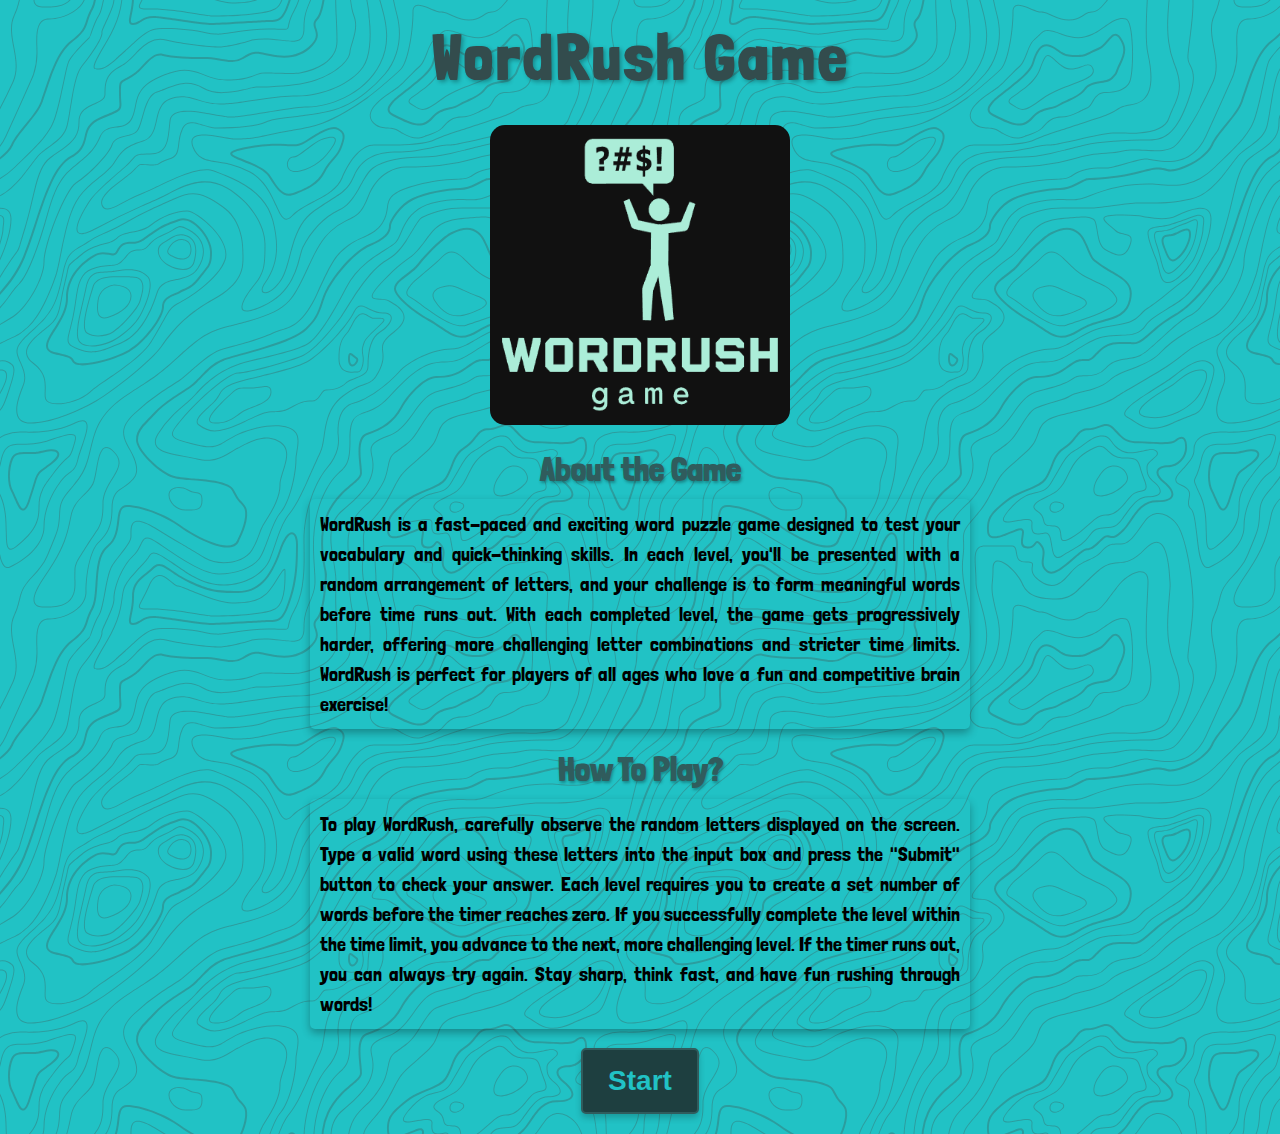
<file: index.html>
<!DOCTYPE html>
<html lang="en">

<head>
    <meta charset="UTF-8">
    <meta name="viewport" content="width=device-width, initial-scale=1.0">
    <link rel="stylesheet" href="css/style.css">
    <title>WordRush Game</title><!--  -->
</head>

<body class="home-page">
    <h1 id="title">WordRush Game</h1>
    <img src="img/WordRush logo.png" alt="WordRush Logo Image" class="logo">

    <h2 id="sub-title">About the Game</h2>
    <p>WordRush is a fast-paced and exciting word puzzle game designed to test your vocabulary and quick-thinking
        skills. In each level, you'll be presented with a random arrangement of letters, and your challenge is to form
        meaningful words before time runs out. With each completed level, the game gets progressively harder, offering
        more challenging letter combinations and stricter time limits. WordRush is perfect for players of all ages who
        love a fun and competitive brain exercise!</p>

    <h2 id="sub-title">How To Play?</h2>
    <p>To play WordRush, carefully observe the random letters displayed on the screen. Type a valid word using these
        letters into the input box and press the "Submit" button to check your answer. Each level requires you to create
        a set number of words before the timer reaches zero. If you successfully complete the level within the time
        limit, you advance to the next, more challenging level. If the timer runs out, you can always try again. Stay
        sharp, think fast, and have fun rushing through words!</p>

    <br>
    <a href="categoriesPage.html"><button class="start-button">Start</button></a>
</body>

</html>
</file>
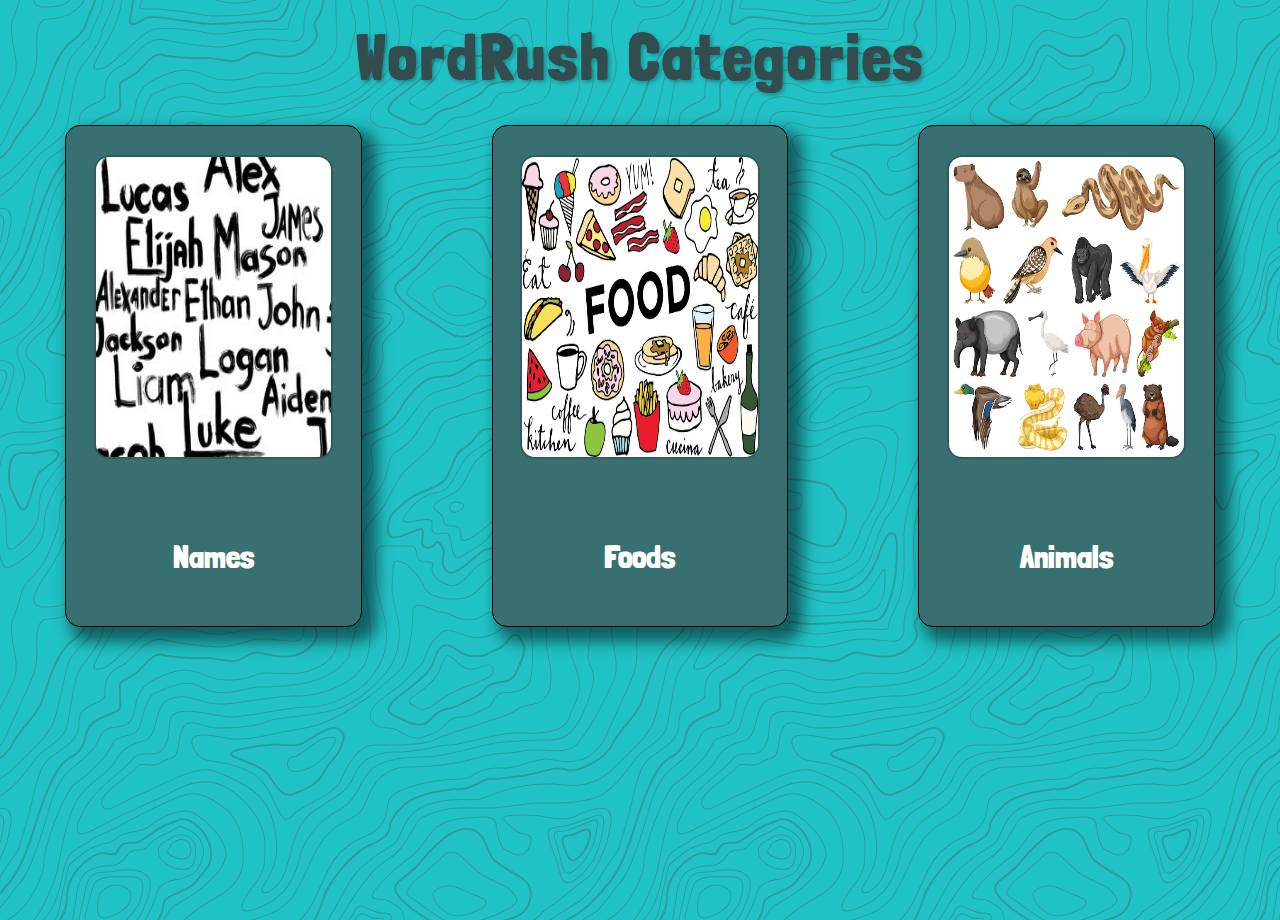
<file: categoriesPage.html>
<!DOCTYPE html>
<html lang="en">

<head>
    <meta charset="UTF-8">
    <meta name="viewport" content="width=device-width, initial-scale=1.0">
    <link rel="stylesheet" href="css/style.css">
    <script defer src="js/categories.js"></script>
    <title>WordRush Categories</title>
</head>

<body class="categories-page">
    <h1 id="title">WordRush Categories</h1>
    <div class="categories-container">
        <div class="category" id="names">
            <img class="category-image" src="img/names.jpg" alt="Random names image">
            <h1 class="category-title" id="names">Names</h1>
        </div>

        <div class="category" id="foods">
            <img class="category-image" src="img/foods.avif" alt="Random foods image">
            <h1 class="category-title" id="foods">Foods</h1>
        </div>

        <div class="category" id="animals">
            <img class="category-image" src="img/animals.avif" alt="Random animals image">
            <h1 class="category-title" id="animals">Animals</h1>
        </div>

    </div>

</body>

</html>
</file>
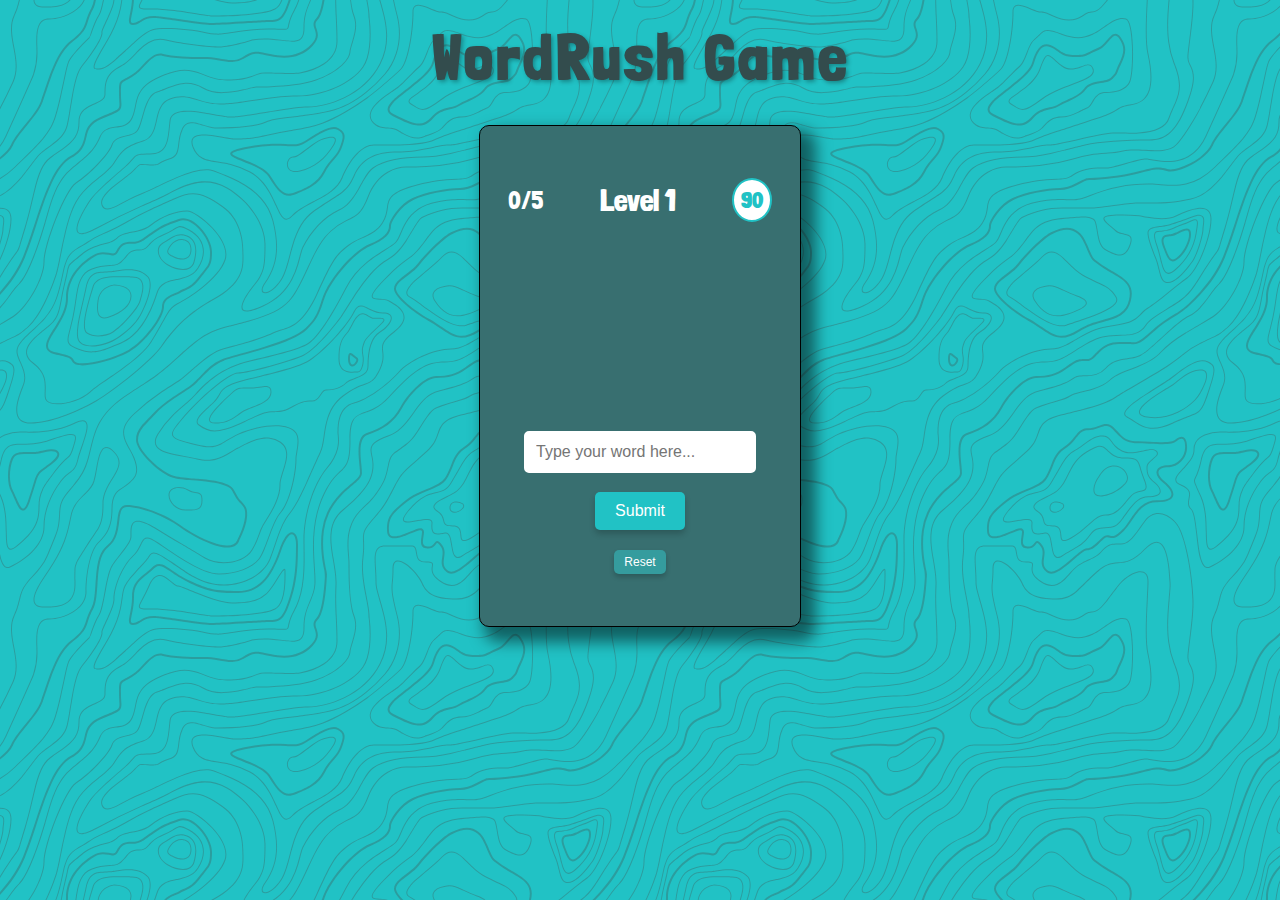
<file: gamePage.html>
<!DOCTYPE html>
<html lang="en">

<head>
    <meta charset="UTF-8">
    <meta name="viewport" content="width=device-width, initial-scale=1.0">
    <link rel="stylesheet" href="css/style.css">
    <script defer src="js/app.js"></script>
    <title>WordRush Game</title>
</head>

<body class="game-page">
    <h1 id="title">WordRush Game</h1>
    <div class="game-container">
        <div id="container-header">
            <span class="count">0/5</span>
            <span class="level">Level 1</span>
            <span class="timer">90</span>
        </div>
        <div class="letters">
        </div>
        <div class="input-section">
            <input type="text" class="word-input" placeholder="Type your word here..." />
            <br>
            <button class="submit-button">Submit</button>
            <button class="reset">Reset</button>
        </div>
    </div>
</body>

</html>
</file>
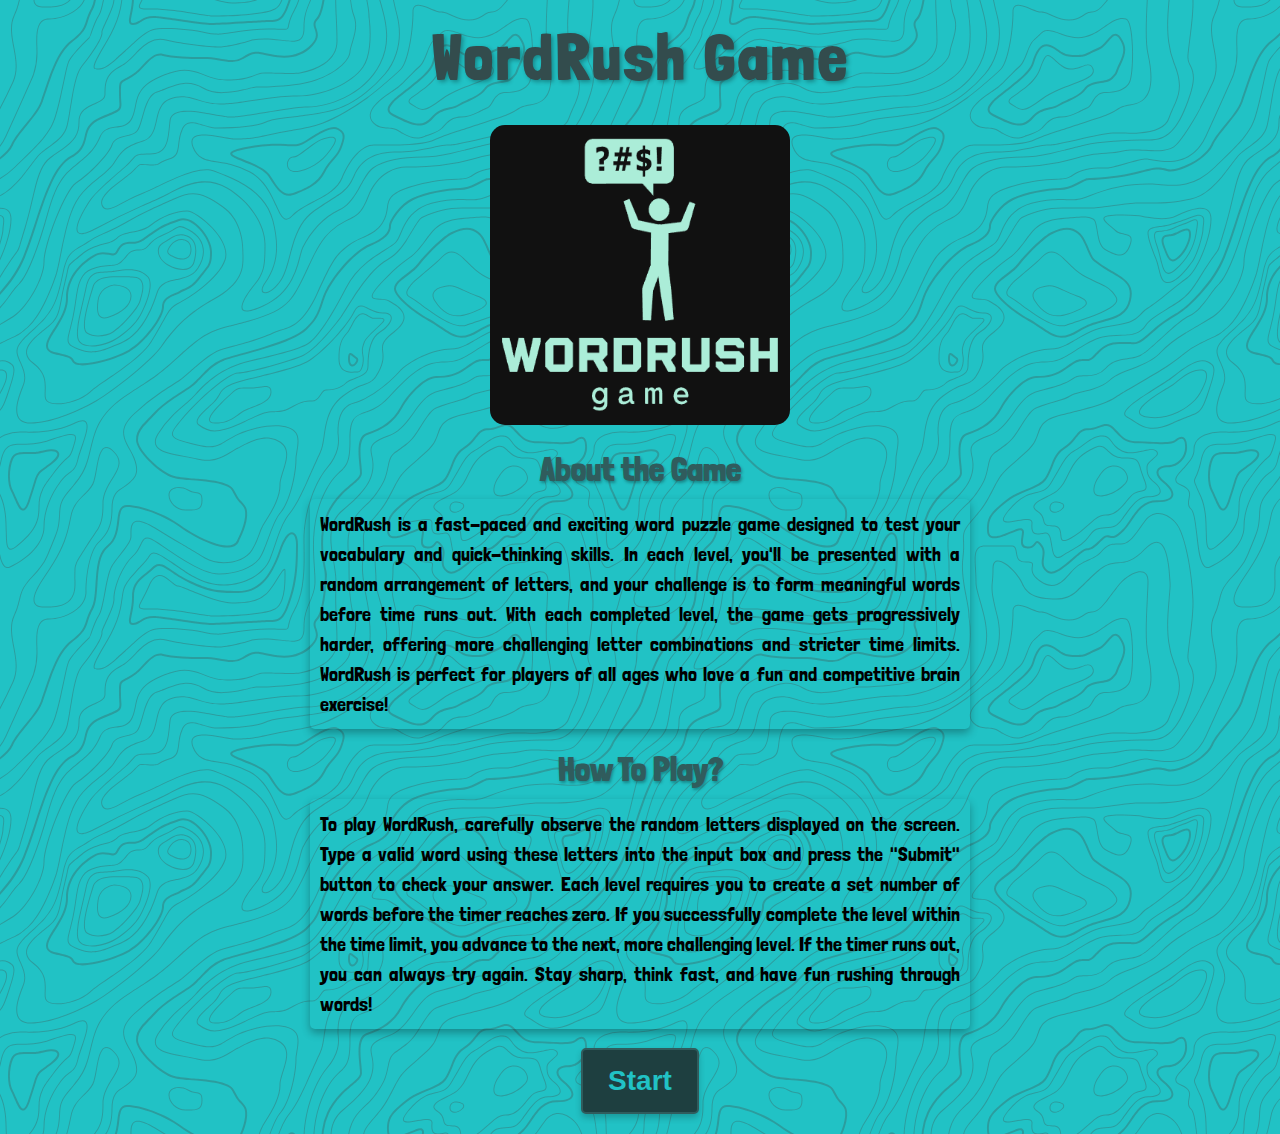
<file: homePage.html>
<!DOCTYPE html>
<html lang="en">
<head>
    <meta charset="UTF-8">
    <meta name="viewport" content="width=device-width, initial-scale=1.0">
    <link rel="stylesheet" href="css/style.css">
    
    <title>WordRush Game</title>
</head>
<body class="home-page">
    <h1 id="title">WordRush Game</h1>
    <img src="/img/WordRush logo.png" alt="WordRush Logo Image" class="logo">

    <h2 id="sub-title">About the Game</h2>
    <p>WordRush is a fast-paced and exciting word puzzle game designed to test your vocabulary and quick-thinking skills. In each level, you'll be presented with a random arrangement of letters, and your challenge is to form meaningful words before time runs out. With each completed level, the game gets progressively harder, offering more challenging letter combinations and stricter time limits. WordRush is perfect for players of all ages who love a fun and competitive brain exercise!</p>

    <h2 id="sub-title">How To Play?</h2>
    <p>To play WordRush, carefully observe the random letters displayed on the screen. Type a valid word using these letters into the input box and press the "Submit" button to check your answer. Each level requires you to create a set number of words before the timer reaches zero. If you successfully complete the level within the time limit, you advance to the next, more challenging level. If the timer runs out, you can always try again. Stay sharp, think fast, and have fun rushing through words!</p>

    <br>
    <a href="categoriesPage.html"><button class="start-button">Start</button></a>
</body>
</html>
</file>
<file: css/style.css>
@import url('https://fonts.googleapis.com/css2?family=Londrina+Solid:wght@100;300;400;900&display=swap');

body {
    background-color: #00edef;
    background-image: url("data:image/svg+xml,%3Csvg xmlns='http://www.w3.org/2000/svg' width='600' height='600' viewBox='0 0 600 600'%3E%3Cpath fill='%23386f70' fill-opacity='0.45' d='M600 325.1v-1.17c-6.5 3.83-13.06 7.64-14.68 8.64-10.6 6.56-18.57 12.56-24.68 19.09-5.58 5.95-12.44 10.06-22.42 14.15-1.45.6-2.96 1.2-4.83 1.9l-4.75 1.82c-9.78 3.75-14.8 6.27-18.98 10.1-4.23 3.88-9.65 6.6-16.77 8.84-1.95.6-3.99 1.17-6.47 1.8l-6.14 1.53c-5.29 1.35-8.3 2.37-10.54 3.78-3.08 1.92-6.63 3.26-12.74 5.03a384.1 384.1 0 0 1-4.82 1.36c-2.04.58-3.6 1.04-5.17 1.52a110.03 110.03 0 0 0-11.2 4.05c-2.7 1.15-5.5 3.93-8.78 8.4a157.68 157.68 0 0 0-6.15 9.2c-5.75 9.07-7.58 11.74-10.24 14.51a50.97 50.97 0 0 1-4.6 4.22c-2.33 1.9-10.39 7.54-11.81 8.74a14.68 14.68 0 0 0-3.67 4.15c-1.24 2.3-1.9 4.57-2.78 8.87-2.17 10.61-3.52 14.81-8.2 22.1-4.07 6.33-6.8 9.88-9.83 12.99-.47.48-.95.96-1.5 1.48l-3.75 3.56c-1.67 1.6-3.18 3.12-4.86 4.9a42.44 42.44 0 0 0-9.89 16.94c-2.5 8.13-2.72 15.47-1.76 27.22.47 5.82.51 6.36.51 8.18 0 10.51.12 17.53.63 25.78.24 4.05.56 7.8.97 11.22h.9c-1.13-9.58-1.5-21.83-1.5-37 0-1.86-.04-2.4-.52-8.26-.94-11.63-.72-18.87 1.73-26.85a41.44 41.44 0 0 1 9.65-16.55c1.67-1.76 3.18-3.27 4.83-4.85.63-.6 3.13-2.96 3.75-3.57a71.6 71.6 0 0 0 1.52-1.5c3.09-3.16 5.86-6.76 9.96-13.15 4.77-7.42 6.15-11.71 8.34-22.44.86-4.21 1.5-6.4 2.68-8.6.68-1.25 1.79-2.48 3.43-3.86 1.38-1.15 9.43-6.8 11.8-8.72 1.71-1.4 3.26-2.81 4.7-4.3 2.72-2.85 4.56-5.54 10.36-14.67a156.9 156.9 0 0 1 6.1-9.15c3.2-4.33 5.9-7.01 8.37-8.07 3.5-1.5 7.06-2.77 11.1-4.02a233.84 233.84 0 0 1 7.6-2.2l2.38-.67c6.19-1.79 9.81-3.16 12.98-5.15 2.14-1.33 5.08-2.33 10.27-3.65l6.14-1.53c2.5-.63 4.55-1.2 6.52-1.82 7.24-2.27 12.79-5.06 17.15-9.05 4.05-3.72 9-6.2 18.66-9.9l4.75-1.82c1.87-.72 3.39-1.31 4.85-1.91 10.1-4.15 17.07-8.32 22.76-14.4 6.05-6.45 13.95-12.4 24.49-18.92 1.56-.96 7.82-4.6 14.15-8.33v-64.58c-4 8.15-8.52 14.85-12.7 17.9-2.51 1.82-5.38 4.02-9.04 6.92a1063.87 1063.87 0 0 0-6.23 4.98l-1.27 1.02a2309.25 2309.25 0 0 1-4.87 3.9c-7.55 6-12.9 10.05-17.61 13.19-3.1 2.06-3.86 2.78-8.06 7.13-5.84 6.07-11.72 8.62-29.15 10.95-11.3 1.5-20.04 4.91-30.75 11.07-1.65.94-7.27 4.27-6.97 4.1-2.7 1.58-4.69 2.69-6.64 3.66-5.63 2.8-10.47 4.17-15.71 4.17-17.13 0-41.44 11.51-51.63 22.83-12.05 13.4-31.42 27.7-45.25 31.16-7.4 1.85-11.85 7.05-14.04 14.69-1.26 4.4-1.58 8.28-1.58 13.82 0 .82.01.98.24 3.63.45 5.18.35 8.72-.77 13.26-1.53 6.2-4.89 12.6-10.59 19.43-13.87 16.65-22.88 46.58-22.88 71.68 0 2.39.02 4.26.06 8.75.12 10.8.1 15.8-.22 21.95-.56 11.18-2.09 20.73-5 29.3h-1.05c2.94-8.56 4.49-18.12 5.05-29.35.31-6.13.34-11.1.22-21.9-.04-4.48-.06-6.36-.06-8.75 0-25.32 9.07-55.47 23.12-72.32 5.6-6.72 8.88-12.99 10.38-19.03 1.09-4.4 1.18-7.85.74-12.93-.23-2.7-.24-2.86-.24-3.72 0-5.62.32-9.57 1.62-14.1 2.28-7.95 6.97-13.44 14.76-15.39 13.6-3.4 32.82-17.59 44.75-30.84C409 360.14 433.58 348.5 451 348.5c5.07 0 9.77-1.33 15.26-4.07 1.93-.96 3.9-2.05 6.58-3.62-.3.18 5.33-3.16 6.98-4.11 10.82-6.21 19.66-9.67 31.11-11.2 17.23-2.3 22.9-4.75 28.57-10.64 4.25-4.41 5.04-5.16 8.22-7.28 4.68-3.11 10.01-7.14 17.55-13.14a1113.33 1113.33 0 0 0 4.86-3.89l1.28-1.02a4668.54 4668.54 0 0 1 6.23-4.98c3.67-2.9 6.55-5.12 9.07-6.95 4.37-3.19 9.16-10.56 13.29-19.4v66.9zm0-116.23c-.62.01-1.27.06-1.95.13-6.13.63-13.83 3.45-21.83 7.45-3.64 1.82-8.46 2.67-14.17 2.71-4.7.04-9.72-.47-14.73-1.33-1.7-.3-3.26-.61-4.67-.93a31.55 31.55 0 0 0-3.55-.57 273.4 273.4 0 0 0-16.66-.88c-10.42-.16-17.2.74-17.97 2.73-.38.97.6 2.55 3.03 4.87 1.01.97 2.22 2.03 4.04 3.55a1746.07 1746.07 0 0 0 4.79 4.02c1.39 1.2 3.1 1.92 5.5 2.5.7.16.86.2 2.64.54 3.53.7 5.03 1.25 6.15 2.63 1.41 1.76 1.4 4.54-.15 8.88-2.44 6.83-5.72 10.05-10.19 10.33-3.63.23-7.6-1.29-14.52-5.06-4.53-2.47-6.82-7.3-8.32-15.26-.17-.87-.32-1.78-.5-2.86l-.43-2.76c-1.05-6.58-1.9-9.2-3.73-10.11-.81-.4-1.59-.74-2.36-1-2.27-.77-4.6-1.02-8.1-.92-2.29.07-14.7 1-13.77.93-20.55 1.37-28.8 5.05-37.09 14.99a133.07 133.07 0 0 0-4.25 5.44l-2.3 3.09-2.51 3.32c-4.1 5.36-7.06 8.48-10.39 11.12-.65.52-1.33 1.04-2.13 1.62l-4.11 2.94a106.8 106.8 0 0 0-5.16 3.99c-4.55 3.74-9.74 8.6-16.25 15.38-8.25 8.58-11.78 13.54-11.7 15.95.07 1.65 1.64 2.11 6.79 2.38 1.61.09 2.15.12 2.98.2 2.95.24 5.09.73 6.81 1.68 7.48 4.15 11.63 7.26 13.95 11.58 3.3 6.15.8 12.88-8.89 20.26-8.28 6.3-11.1 10.37-11.31 14.96-.06 1.17 0 1.93.26 4.43.69 6.47.25 10.65-2.8 17.42a44.23 44.23 0 0 1-4.16 7.53c-2.82 3.97-5.47 5.74-10.6 7.69-.43.16-3.34 1.23-4.27 1.59-1.8.68-3.38 1.36-5.01 2.14-4.18 2-8.4 4.6-13.1 8.24-8.44 6.51-13.23 14.56-15.98 25.06-1.1 4.2-1.55 6.81-2.8 15.21-1.26 8.6-2.17 12.64-4.08 16.55-2.1 4.28-11.93 26.59-12.97 28.88a382.7 382.7 0 0 1-6.37 13.41c-4.07 8.11-7.61 14.07-10.73 17.81-5.38 6.46-8.98 14.37-13.77 28.42a810.14 810.14 0 0 0-1.89 5.6c-1.8 5.35-2.96 8.6-4.26 11.85-6.13 15.32-25.43 26.31-46.46 26.31-11.2 0-20.58-2.74-31.02-8.55-5.6-3.13-4.55-2.42-22.26-14.54-14.33-9.8-17.7-10.73-20.47-6.9-.37.5-1.81 2.74-1.83 2.77a52.24 52.24 0 0 1-4.94 5.9c-.73.79-5.52 5.87-6.97 7.45-2.38 2.6-4.3 4.81-5.98 6.93a45.6 45.6 0 0 0-5.08 7.66c-1.29 2.57-1.9 5.25-2.66 10.6a997.6 997.6 0 0 1-.46 3.18h-1l.47-3.32c.77-5.45 1.4-8.2 2.75-10.9a46.54 46.54 0 0 1 5.2-7.84c1.7-2.14 3.63-4.38 6.03-6.98 1.45-1.59 6.24-6.68 6.96-7.46a51.58 51.58 0 0 0 4.84-5.78s1.47-2.26 1.86-2.8c3.25-4.5 7.08-3.44 21.84 6.67 17.67 12.08 16.62 11.38 22.19 14.48 10.3 5.73 19.5 8.43 30.53 8.43 20.65 0 39.57-10.77 45.54-25.69a219.7 219.7 0 0 0 4.24-11.8 6752.32 6752.32 0 0 0 1.88-5.6c4.83-14.16 8.47-22.14 13.96-28.73 3.05-3.66 6.56-9.57 10.6-17.61 1.97-3.93 4.04-8.31 6.35-13.38 1.03-2.28 10.88-24.61 12.98-28.91 1.85-3.79 2.75-7.76 4-16.25 1.24-8.44 1.7-11.07 2.81-15.32 2.8-10.7 7.71-18.94 16.33-25.6a73.18 73.18 0 0 1 13.29-8.35c1.66-.8 3.27-1.48 5.08-2.18.94-.36 3.86-1.43 4.28-1.59 4.95-1.88 7.44-3.55 10.14-7.33 1.35-1.9 2.68-4.3 4.06-7.37 2.97-6.58 3.39-10.59 2.72-16.9a27.13 27.13 0 0 1-.27-4.58c.22-4.94 3.21-9.24 11.7-15.7 9.33-7.11 11.66-13.34 8.62-19-2.2-4.09-6.25-7.12-13.55-11.17-1.57-.88-3.6-1.33-6.42-1.57-.8-.07-1.34-.1-2.95-.19-5.77-.3-7.63-.85-7.72-3.34-.1-2.81 3.5-7.87 11.97-16.69 6.53-6.8 11.75-11.69 16.33-15.45 1.79-1.47 3.42-2.72 5.2-4.03l4.12-2.94c.79-.58 1.46-1.08 2.1-1.59 3.26-2.6 6.16-5.65 10.21-10.94a383.2 383.2 0 0 0 2.5-3.32l2.31-3.09c1.8-2.39 3.04-4 4.29-5.48 8.47-10.17 16.98-13.96 37.27-15.3-.44.02 12-.9 14.32-.98 3.62-.1 6.05.16 8.46.98.8.27 1.62.62 2.47 1.04 2.27 1.14 3.17 3.87 4.27 10.85l.44 2.76c.17 1.07.33 1.97.5 2.83 1.44 7.69 3.62 12.29 7.8 14.57 6.76 3.68 10.6 5.15 13.99 4.94 4-.25 6.99-3.17 9.3-9.67 1.45-4.04 1.46-6.49.32-7.92-.9-1.12-2.28-1.62-5.57-2.27a55.8 55.8 0 0 1-2.67-.55c-2.54-.6-4.39-1.4-5.93-2.71a252.63 252.63 0 0 0-4.78-4.01 84.35 84.35 0 0 1-4.08-3.6c-2.73-2.6-3.86-4.43-3.28-5.95 1.02-2.64 7.82-3.54 18.93-3.37a230.56 230.56 0 0 1 16.73.88c2.76.39 3.2.49 3.68.6 1.4.3 2.95.62 4.62.91a82.9 82.9 0 0 0 14.56 1.32c5.56-.04 10.24-.86 13.73-2.6 8.1-4.05 15.89-6.9 22.17-7.56.7-.07 1.4-.11 2.05-.13v1zm0-100.94v1.5c-8.62 16.05-17.27 29.55-23.65 35.92-3.19 3.2-7.62 4.9-13.54 5.56-4.45.48-8.28.4-19.18-.2-9.91-.55-15.32-.44-20.52.78a84.05 84.05 0 0 1-15 2.11l-2.25.14c-12.49.75-19.37 1.78-32.72 5.74-4.5 1.33-9.27 2.49-14.3 3.48a246.27 246.27 0 0 1-32.6 3.97c-7.56.45-13.21.57-20.24.57-5.4 0-11.9 1.61-18 5.18-8.3 4.87-15.06 12.87-19.53 24.5a68.57 68.57 0 0 1-4.56 9.8c-3.6 6.2-6.92 8.99-13.38 12.18l-4.03 1.96a64.48 64.48 0 0 0-15.16 10.25c-8.2 7.33-13.72 16.63-22.54 35.6l-2.08 4.49c-7.3 15.7-11.5 23.3-17.35 29.87-7.7 8.66-20.25 14.42-40.31 20.08-4.37 1.23-19.04 5.08-19.24 5.13-6.92 1.87-11.68 3.34-15.63 4.92-10.55 4.22-18.71 10.52-36.38 26.52l-1.7 1.54c-8.58 7.76-13.41 11.9-18.81 15.88-3.95 2.9-8 5.67-12.97 8.91-2.06 1.34-10.3 6.6-12.33 7.94-11.52 7.5-18.53 13.04-24.62 20.08a62.01 62.01 0 0 0-6.44 8.85c-4.13 6.91-6.27 13.15-9.2 25.11l-1.54 6.26c-.6 2.45-1.15 4.54-1.72 6.58-2.97 10.7-6.9 17.36-14.78 26.91L69.6 491a148.51 148.51 0 0 0-4.19 5.3 23.9 23.9 0 0 0-3.44 6.28c-1.16 3.23-1.52 5.9-1.87 11.94-.58 10.05-1.42 15.04-4.63 22.67-1.57 3.72-5.66 14.02-6.41 15.8a73.46 73.46 0 0 1-3.57 7.4c-2.88 5.14-6.71 10.12-13.12 16.95-5.96 6.36-8.87 10.9-10.61 16a56.88 56.88 0 0 0-1.38 4.82l-.46 1.84h-1.03l.52-2.08c.52-2.09.92-3.49 1.4-4.9 1.8-5.25 4.78-9.9 10.84-16.36 6.35-6.78 10.13-11.7 12.97-16.77a72.5 72.5 0 0 0 3.52-7.29c.75-1.76 4.84-12.06 6.4-15.8 3.17-7.5 3.99-12.4 4.56-22.33.35-6.14.72-8.88 1.93-12.23a24.9 24.9 0 0 1 3.58-6.54c1.27-1.7 2.6-3.37 4.22-5.34l4.11-4.95c7.8-9.46 11.66-16 14.59-26.54.56-2.04 1.1-4.12 1.71-6.56l1.53-6.26c2.96-12.04 5.13-18.36 9.32-25.39 1.84-3.08 4-6.05 6.54-8.99 6.17-7.12 13.24-12.7 24.83-20.26 2.05-1.33 10.28-6.6 12.33-7.94 4.96-3.22 9-5.98 12.92-8.87 5.37-3.95 10.19-8.08 18.74-15.82l1.7-1.54c17.76-16.09 25.98-22.43 36.67-26.7 4-1.6 8.8-3.09 15.75-4.96.21-.06 14.87-3.9 19.22-5.13 19.9-5.61 32.32-11.31 39.85-19.78 5.76-6.48 9.93-14.02 17.18-29.64l2.09-4.5c8.87-19.07 14.44-28.46 22.77-35.9a65.48 65.48 0 0 1 15.38-10.4l4.04-1.97c6.3-3.1 9.47-5.77 12.96-11.77a67.6 67.6 0 0 0 4.48-9.67c4.56-11.84 11.47-20.02 19.97-25 6.25-3.66 12.93-5.32 18.5-5.32 7.01 0 12.65-.12 20.17-.57a245.3 245.3 0 0 0 32.47-3.96c5-.98 9.75-2.13 14.22-3.45 13.43-3.98 20.38-5.02 32.94-5.78l2.24-.14c5.76-.37 9.8-.9 14.85-2.09 5.31-1.25 10.79-1.35 22.6-.7 9.04.5 12.84.58 17.21.1 5.71-.62 9.94-2.26 12.95-5.26 6.44-6.45 15.3-20.37 24.35-36.72zm0 450.21c-1.28-4.6-2.2-10.55-3.33-20.25l-.24-2.04-.23-2.03c-1.82-15.7-3.07-21.98-5.55-24.47-2.46-2.46-3.04-5.03-2.52-8.64.1-.6.18-1.1.39-2.15.69-3.54.77-5.04.08-6.84-.91-2.38-3.31-4.41-7.79-6.26-5.08-2.09-6.52-4.84-4.89-8.44.66-1.45 1.79-3.02 3.52-5.01 1.04-1.2 5.48-5.96 5.08-5.53 6.15-6.7 8.98-11.34 8.98-16.48a15.2 15.2 0 0 1 6.5-12.89v1.26a14.17 14.17 0 0 0-5.5 11.63c0 5.47-2.93 10.29-9.24 17.16.38-.42-4.04 4.33-5.07 5.5-1.67 1.93-2.75 3.43-3.36 4.77-1.37 3.04-.23 5.22 4.36 7.1 4.71 1.95 7.32 4.16 8.34 6.83.78 2.04.7 3.67-.03 7.4-.2 1.03-.3 1.51-.38 2.09-.48 3.33.03 5.59 2.23 7.8 2.74 2.74 3.98 8.96 5.84 25.06l.24 2.03.23 2.04c.82 7.01 1.53 12.06 2.34 16.03v4.33zm0-62.16c-1.4-3.13-4.43-9.9-4.95-11.17-1.02-2.53-1.25-3.8-.91-5.18.2-.84 2.05-4.68 2.32-5.33a70.79 70.79 0 0 0 3.54-11.2v3.99a62.82 62.82 0 0 1-2.62 7.6c-.31.75-2.09 4.46-2.27 5.18-.28 1.12-.08 2.22.87 4.57.41 1.02 2.5 5.7 4.02 9.09v2.45zm0-85.09c-1.65 1.66-3.66 2.9-6.4 4.13-.25.1-13.97 5.47-20.4 8.43-9.35 4.32-16.7 5.9-23.03 5.25-5.08-.53-9.02-2.25-14.77-5.92l-3.2-2.07a77.4 77.4 0 0 0-5.44-3.27c-4.05-2.18-3.25-5.8 1.47-10.47 3.71-3.68 9.6-7.93 18.73-13.8l4.46-2.82c17.95-11.33 18.22-11.5 22.27-14.74 11.25-9 19.69-14.02 26.31-15.1v1.02c-6.37 1.1-14.62 6-25.69 14.86-4.1 3.28-4.34 3.44-22.36 14.8a652.4 652.4 0 0 0-4.45 2.83c-9.07 5.83-14.92 10.05-18.57 13.66-4.31 4.28-4.95 7.13-1.7 8.88 1.7.91 3.29 1.88 5.5 3.3l3.2 2.08c5.64 3.59 9.45 5.25 14.34 5.76 6.13.64 13.32-.9 22.52-5.15 6.46-2.98 20.18-8.35 20.4-8.44 3.04-1.37 5.1-2.71 6.81-4.69v1.47zm0-41.37v1c-6.56.26-12.11 3.13-19.71 9.08l-4.63 3.68a51.87 51.87 0 0 1-4.4 3.14c-.82.52-5.51 3.33-6.22 3.76-3.31 2-6.15 3.8-8.87 5.6a112.61 112.61 0 0 0-8.16 5.92c-4.61 3.72-7.4 6.9-7.97 9.35-.63 2.67 1.48 4.53 7.05 5.46 10.7 1.78 20.92-.05 30.45-4.65a61.96 61.96 0 0 0 17.1-12.2 41.8 41.8 0 0 0 5.36-7.42v1.92a38.94 38.94 0 0 1-4.64 6.19 62.95 62.95 0 0 1-17.39 12.41c-9.7 4.68-20.13 6.55-31.05 4.73-6.06-1-8.65-3.29-7.85-6.67.64-2.74 3.53-6.05 8.31-9.9 2.35-1.9 5.1-3.88 8.24-5.97 2.73-1.82 5.58-3.61 8.9-5.62.72-.44 5.4-3.24 6.22-3.75 1.26-.8 2.6-1.76 4.3-3.09.8-.62 3.9-3.1 4.63-3.67 7.77-6.1 13.49-9.04 20.33-9.3zm0-154.6v1c-1.75-.24-4.3.23-7.82 1.55-10.01 3.75-13.8 5.07-19.15 6.76-1.78.56-2.63.83-3.87 1.24-1.48.5-3.16.76-6.74 1.16a1550.34 1550.34 0 0 0-2.64.3c-7.8.94-11.28 2.47-11.28 6.07 0 4.45 2.89 13.18 7.96 25.81a57.34 57.34 0 0 1 2.33 7.6 258.32 258.32 0 0 1 .84 3.46c1.86 7.62 3.17 10.71 5.56 11.67 2.21.88 4.7.6 7.47-.72 3.48-1.69 7.22-4.94 11.2-9.47 1.52-1.7 2.97-3.49 4.59-5.57l3.16-4.1c2.59-3.23 6.07-12.21 8.39-20.23v3.45c-2.29 7.2-5.27 14.5-7.61 17.41-.44.55-2.67 3.46-3.15 4.09-1.63 2.1-3.1 3.9-4.62 5.62-4.08 4.61-7.9 7.94-11.53 9.7-2.99 1.44-5.77 1.75-8.28.74-2.84-1.13-4.2-4.34-6.15-12.35a2097.48 2097.48 0 0 1-.84-3.46c-.8-3.2-1.47-5.45-2.28-7.46-5.14-12.8-8.04-21.55-8.04-26.19 0-4.37 3.84-6.06 12.16-7.07a160.9 160.9 0 0 1 2.65-.3c3.5-.39 5.15-.64 6.53-1.1 1.26-.42 2.1-.7 3.88-1.26 5.34-1.68 9.11-3 19.1-6.74 3.53-1.32 6.22-1.84 8.18-1.61zM0 292c10.13-11.31 18.13-23.2 23.07-35.39 3.3-8.14 6.09-16.12 10.81-30.55l1.59-4.84c6.53-19.94 10.11-29.82 14.77-39.56 6.07-12.72 12.55-21.18 20.27-25.54 6.66-3.76 10.2-7.86 12.22-13.15a46.6 46.6 0 0 0 1.86-6.58c1.23-5.2 2.05-7.59 3.93-10.36 2.45-3.62 6.27-6.53 12.1-8.96 15.78-6.58 16.73-7.04 18.05-9.01.65-.98.83-2.15.74-4.51-.03-.73-.23-3.82-.24-4A93.8 93.8 0 0 1 119 94c0-10.04.18-11.37 2.37-13.15.52-.42 1.13-.8 2.07-1.3.27-.14 2.18-1.12 2.84-1.48a68.4 68.4 0 0 0 9.12-5.87c2.06-1.54 2.64-2.14 8.01-7.93 3.78-4.09 6.21-6.36 8.96-8.12 3.64-2.33 7.2-3.12 10.9-2.11 4.4 1.2 10.81 2 18.78 2.46 6.9.4 12.9.5 21.95.5 4.87 0 8.97.47 15.4 1.57 7.77 1.33 9.3 1.54 12.38 1.54 4.05 0 7.43-.88 10.68-2.95 5.06-3.22 8.11-4.67 11.2-5.2 3.62-.64 4.77-.46 16.55 2.06 17.26 3.7 30.85 1.36 41.06-9.7 5.1-5.53 5.48-8.9 3.48-14.8-.83-2.42-1.03-3.1-1.17-4.3-.29-2.52.5-4.71 2.71-6.93 2.65-2.65 4.72-9.17 6.22-18.29h2.03c-1.56 9.71-3.77 16.65-6.83 19.7-1.79 1.8-2.36 3.39-2.14 5.28.11 1 .3 1.63 1.07 3.9 2.22 6.53 1.76 10.66-3.9 16.8-10.77 11.66-25.07 14.13-42.95 10.3-11.42-2.45-12.55-2.62-15.78-2.06-2.77.48-5.62 1.84-10.47 4.92a20.93 20.93 0 0 1-11.76 3.27c-3.25 0-4.81-.22-12.73-1.57C212.74 59.46 208.73 59 204 59c-9.1 0-15.11-.1-22.07-.5-8.09-.47-14.62-1.29-19.2-2.54-5.62-1.53-10.17 1.38-17.85 9.66-5.5 5.94-6.08 6.53-8.28 8.18a70.38 70.38 0 0 1-9.38 6.03c-.68.37-2.58 1.35-2.84 1.49-.84.44-1.35.76-1.75 1.08C121.16 83.6 121 84.8 121 94c0 1.85.06 3.54.17 5.44 0 .17.2 3.28.24 4.03.1 2.75-.13 4.29-1.08 5.71-1.67 2.5-2.27 2.8-18.95 9.74-5.48 2.29-8.99 4.96-11.2 8.24-1.71 2.51-2.47 4.73-3.64 9.7-.83 3.5-1.21 4.92-1.94 6.83-2.18 5.73-6.05 10.19-13.1 14.18-7.3 4.12-13.55 12.28-19.46 24.66-4.6 9.64-8.17 19.46-14.67 39.32l-1.58 4.84c-4.75 14.47-7.54 22.48-10.86 30.69-5.28 13.01-13.95 25.65-24.93 37.6v-2.97zm0 78v-.5l1-.01c6.32 0 7.47 5.2 4.6 13.36a60.36 60.36 0 0 1-5.6 11.3v-1.92a57.76 57.76 0 0 0 4.65-9.72c2.69-7.6 1.71-12.02-3.65-12.02-.34 0-.67 0-1 .02v-46.59a340.96 340.96 0 0 0 13.71-8.34c13.66-9.46 29.79-37.6 29.79-53.59 0-18.1 21.57-72.64 32.23-79.42 12.71-8.09 32.24-27.96 35.8-37.75 1.93-5.3 5.5-7.27 14.42-9.37 6.15-1.44 8.64-2.42 10.67-4.79 1.5-1.74 2.72-4.79 4.33-10.3.23-.78 1.9-6.68 2.43-8.46 3.62-12.08 7.3-18.49 13.47-20.39 2.5-.76 3.03-.98 9.74-3.7 7.49-3.03 11.97-4.43 17.12-4.92 6.75-.65 13.13.75 19.55 4.67 5.43 3.32 12.19 4.72 20.17 4.56 6.03-.12 12.2-1.07 19.83-2.8 1.82-.4 7.38-1.74 8.26-1.94 2.69-.6 4.34-.89 5.48-.89 4.97 0 8.93-.05 14.2-.27 7.9-.32 15.56-.92 22.75-1.88 8.5-1.14 15.9-2.73 21.88-4.82 18.9-6.62 32.64-18.3 33.67-27.59.29-2.56.4-2.96 2.79-11.11 2.33-7.95 3.21-12.93 2.72-18.23-.2-2.24-.69-4.38-1.48-6.42-1.5-3.92-2.63-9.4-3.43-16.18h.9c.77 6.47 1.89 11.72 3.47 15.82a24.93 24.93 0 0 1 1.54 6.69c.5 5.46-.4 10.54-2.77 18.6-2.36 8.06-2.47 8.47-2.74 10.95-1.09 9.75-15.1 21.68-34.33 28.41-6.06 2.12-13.52 3.72-22.09 4.87-7.22.96-14.92 1.57-22.83 1.89-5.3.21-9.27.27-14.25.27-1.04 0-2.64.27-5.26.87-.87.2-6.43 1.53-8.26 1.94-7.68 1.73-13.92 2.7-20.03 2.82-8.15.17-15.1-1.27-20.71-4.7-6.23-3.81-12.4-5.16-18.93-4.54-5.04.48-9.44 1.86-16.84 4.86-6.75 2.74-7.29 2.95-9.82 3.73-5.73 1.76-9.28 7.96-12.81 19.72-.53 1.77-2.2 7.66-2.43 8.46-1.66 5.65-2.91 8.78-4.53 10.67-2.22 2.58-4.84 3.62-12.01 5.3-7.8 1.83-11.13 3.66-12.9 8.54-3.65 10.04-23.32 30.06-36.2 38.25C65.94 190 44.5 244.2 44.5 262c0 16.34-16.3 44.78-30.22 54.41-2.14 1.48-8.24 5.12-14.28 8.68v-1.16 46.09zm0-173.7v-1.11c7.42-3.82 14.55-10.23 21.84-18.98 3.8-4.56 14.21-18.78 15.79-20.55 1.8-2.04 4.06-3.96 7.42-6.45 1.08-.8 4.92-3.57 5.49-3.99 9.36-6.85 14-11.96 15.98-19.36.8-2.98 1.54-6.78 2.46-12.3.23-1.44 2-12.46 2.56-15.79 2.87-16.77 5.73-26.79 10.07-32.1C92.46 52.43 101.5 38.13 101.5 33c0-2.54.34-3.35 6.05-15.71.68-1.49 1.25-2.74 1.77-3.93 2.5-5.75 3.9-10.04 4.14-13.36h1c-.23 3.48-1.66 7.87-4.23 13.76-.52 1.2-1.09 2.45-1.78 3.95-5.54 12.01-5.95 12.99-5.95 15.29 0 5.47-9.09 19.84-20.11 33.31-4.2 5.12-7.03 15.06-9.86 31.64-.57 3.33-2.33 14.33-2.57 15.78-.92 5.56-1.67 9.38-2.48 12.4-2.05 7.68-6.82 12.93-16.35 19.91l-5.49 3.98c-3.3 2.45-5.51 4.34-7.27 6.31-1.53 1.73-11.94 15.93-15.76 20.53-7.52 9.02-14.88 15.6-22.61 19.46zm0 361.83v-4.33c.48 2.36 1 4.35 1.6 6.15 2 6.03 4.6 8.26 8.19 6.59C28.76 557.69 43.5 542.4 43.5 527c0-16.2 6.37-31.99 17.1-46.3 1.88-2.5 3.66-4.4 5.53-6 .73-.62 1.45-1.18 2.3-1.8l2-1.43c3.68-2.68 5.32-5.28 7.08-12.59.75-3.07 1.38-5.02 4.2-13.26l.63-1.88c3.24-9.58 4.56-14.97 4.17-18.65-.48-4.43-3.8-5.23-11.3-1.64a81.12 81.12 0 0 1-9.15 3.7c-13.89 4.67-26.96 5.8-42.66 5.42l-1.95-.05-1.45-.02a39.8 39.8 0 0 0-15.05 2.96A21.81 21.81 0 0 0 0 438.37v-1.26a23.55 23.55 0 0 1 4.55-2.57 40.77 40.77 0 0 1 16.92-3.02l1.95.05c15.6.38 28.57-.75 42.32-5.37a80.12 80.12 0 0 0 9.04-3.65c8.04-3.84 12.16-2.85 12.72 2.43.42 3.89-.92 9.34-4.21 19.08l-.64 1.88c-2.8 8.2-3.43 10.15-4.16 13.18-1.82 7.52-3.59 10.34-7.47 13.16l-2 1.43c-.84.6-1.54 1.15-2.25 1.75a35.45 35.45 0 0 0-5.37 5.84c-10.61 14.15-16.9 29.74-16.9 45.7 0 15.88-15 31.45-34.29 40.45-4.3 2.01-7.39-.66-9.56-7.18-.23-.68-.44-1.39-.65-2.13zm0-62.16v-2.45l1.46 3.27c2.1 4.8 3.46 10.33 4.26 16.77.66 5.3.84 9.3 1.04 18.5.2 9.32.5 12.75 1.63 15.05 1.28 2.6 3.67 2.35 8.29-1.5 17.14-14.3 21.82-22.9 21.82-38.62 0-7.17 1.1-12.39 3.7-17.68 2.27-4.67 3.65-6.62 13.4-19.62a69.8 69.8 0 0 1 7.6-8.79 44.76 44.76 0 0 1 3.54-3.06c.38-.3.64-.52.89-.74a10.47 10.47 0 0 0 2.63-3.32 35.78 35.78 0 0 0 2.26-5.94l.37-1.2.36-1.15c.29-.91.48-1.55.66-2.16.45-1.53.74-2.68.91-3.66.38-2.2.12-3.49-.85-4.15-2.35-1.61-9.28-.24-23.8 4.94-9.54 3.4-16.12 4.17-27.85 4.26-7.71.06-10.43.4-13.25 2.12-3.48 2.12-5.84 6.4-7.58 14.26-.5 2.2-.99 4.19-1.49 5.98v-3.98l.51-2.22c1.8-8.1 4.28-12.6 8.04-14.9 3.04-1.85 5.86-2.2 13.77-2.26 11.61-.09 18.1-.84 27.51-4.2 14.93-5.32 21.95-6.71 24.7-4.83 1.38.94 1.71 2.6 1.28 5.15a33.69 33.69 0 0 1-.94 3.78l-.66 2.17-.36 1.15-.37 1.2a36.64 36.64 0 0 1-2.33 6.1c-.8 1.53-1.61 2.52-2.86 3.61l-.92.77-1.02.83c-.9.74-1.65 1.4-2.47 2.18a68.84 68.84 0 0 0-7.48 8.66c-9.7 12.93-11.07 14.87-13.31 19.46-2.52 5.15-3.59 10.22-3.59 17.24 0 16.04-4.82 24.91-22.18 39.38-5.04 4.2-8.18 4.55-9.83 1.18-1.22-2.5-1.52-5.94-1.73-15.47-.2-9.16-.38-13.15-1.03-18.4-.79-6.34-2.12-11.8-4.19-16.49L0 495.98zM379.27 0h1.04l1.5 5.26c3.28 11.56 4.89 19.33 5.26 27.8.49 11.01-1.52 21.26-6.63 31.17-7.8 15.13-20.47 26.5-36.22 34.1-12.38 5.96-26.12 9.17-36.22 9.17-6.84 0-17.24 1.38-37.27 4.62l-2.27.37c-24.5 3.99-31.65 5-37.46 5-3.49 0-4.08-.08-19.54-2.8-3.56-.64-6.32-1.1-9-1.5-20.23-2.96-31-1.2-31.96 7.86-.1.85-.18 1.72-.29 2.81l-.27 2.73c-1.1 10.9-2.02 15.73-4.31 19.96-2.9 5.34-7.77 7.95-15.63 7.95-10.2 0-12.92.6-15.5 3.17.52-.51-5.03 5.85-8.16 8.7-2.75 2.5-14.32 12.55-15.77 13.83a341.27 341.27 0 0 0-6.54 5.92c-6.97 6.49-11.81 11.76-14.6 16.15-5.92 9.3-10.48 18.04-11.69 24.08-1.66 8.3 3.67 9.54 19.02 1.21a626.23 626.23 0 0 1 44.54-21.9c3.5-1.56 14.04-6.2 15.68-6.95 5.05-2.25 8.3-3.8 10.78-5.15l1.95-1.07 2.18-1.18c1.76-.94 3.38-1.76 5-2.55 18.1-8.72 34.48-10.46 50.33-1.2 22.89 13.34 38.28 37.02 38.28 56.44 0 19.12-.73 25.13-5.18 33.2a45.32 45.32 0 0 1-4.94 7.12c-6.47 7.77-11.81 16.2-12.76 21.27-1.2 6.34 4.69 7.03 20.17-.05 13.31-6.08 22.4-14.95 28.5-26.32a80.51 80.51 0 0 0 6.1-15.13c.9-2.98 3.17-11.65 3.41-12.48a29.02 29.02 0 0 1 1.75-4.83c7.47-14.93 21.09-30.5 36.25-37.24 7.61-3.38 13-9.65 19.4-20.79.84-1.48 4.26-7.64 5.14-9.17 3.52-6.1 6.22-9.7 9.37-11.98 10.15-7.4 28.7-11.1 50.29-11.1 7.52 0 16.54-1.24 27.51-3.58a420.1 420.1 0 0 0 14.96-3.52c-1.3.33 15.54-3.98 19.42-4.89 14.15-3.33 41.07-5.01 64.11-5.01 17.36 0 27.82-9.23 38.53-38.67 6.62-18.21 6.62-26.37 2.69-34.35l-1.18-2.37A13.36 13.36 0 0 1 587.5 58c0-4.03 0-4.01 2.5-24.56.46-3.73.8-6.74 1.12-9.64.9-8.45 1.38-15.2 1.38-20.8 0-.94-.02-1.94-.04-3h1c.03 1.06.04 2.06.04 3 0 5.65-.48 12.43-1.39 20.9-.3 2.91-.66 5.93-1.11 9.66-2.5 20.45-2.5 20.47-2.5 24.44 0 1.97.45 3.57 1.45 5.68.24.51 1.16 2.35 1.17 2.36 4.06 8.24 4.06 16.68-2.65 35.13-10.84 29.8-21.63 39.33-39.47 39.33-22.96 0-49.83 1.68-63.89 4.99-3.86.9-20.69 5.2-19.4 4.88a421.05 421.05 0 0 1-14.99 3.53c-11.04 2.35-20.11 3.6-27.72 3.6-21.4 0-39.76 3.67-49.7 10.9-3 2.19-5.64 5.7-9.1 11.68-.87 1.52-4.29 7.68-5.14 9.17-6.49 11.3-12 17.71-19.86 21.2-14.9 6.63-28.38 22.03-35.75 36.77a28.17 28.17 0 0 0-1.69 4.67c-.23.8-2.5 9.49-3.4 12.5a81.48 81.48 0 0 1-6.19 15.3c-6.2 11.56-15.44 20.58-28.96 26.76-16.1 7.36-23 6.55-21.58-1.04 1-5.29 6.4-13.83 12.99-21.73a44.33 44.33 0 0 0 4.82-6.96c4.35-7.88 5.06-13.77 5.06-32.72 0-19.04-15.19-42.4-37.72-55.55-15.57-9.08-31.62-7.38-49.45 1.21a132.9 132.9 0 0 0-7.14 3.71l-1.95 1.07a158.83 158.83 0 0 1-10.85 5.19c-1.65.74-12.18 5.38-15.69 6.95a625.25 625.25 0 0 0-44.46 21.86c-15.95 8.66-22.37 7.16-20.48-2.29 1.24-6.2 5.83-15.02 11.82-24.42 2.85-4.48 7.74-9.8 14.77-16.34 1.98-1.85 4.12-3.79 6.56-5.94 1.46-1.29 13.02-11.33 15.75-13.82 3.09-2.8 8.6-9.14 8.14-8.67 2.82-2.82 5.75-3.46 16.2-3.46 7.5 0 12.04-2.43 14.75-7.42 2.2-4.07 3.11-8.84 4.2-19.59l.26-2.73.3-2.81c.56-5.42 4.47-8.5 11.23-9.6 5.44-.88 12.51-.51 21.86.86 2.7.4 5.47.86 9.04 1.49 15.33 2.7 15.96 2.8 19.36 2.8 5.73 0 12.9-1.03 37.3-5l2.27-.36c20.1-3.26 30.52-4.64 37.43-4.64 9.95 0 23.54-3.18 35.78-9.08 15.57-7.5 28.09-18.73 35.78-33.65 5.02-9.75 7-19.82 6.51-30.67-.37-8.37-1.96-16.08-5.23-27.57L379.27 0zm13.68 0h1.02c.78 3.9 1.92 8.7 3.51 14.88 3.63 14.05 3.06 27.03-.75 38.77a61 61 0 0 1-11.35 20.68 138.36 138.36 0 0 1-19.32 18.77c-11.32 9.02-23.36 15.49-35.95 18.39a258.63 258.63 0 0 1-22.57 4.07c-3.17.44-6.36.85-10.3 1.32l-9.39 1.12c-11.53 1.41-17.45 2.55-21.64 4.46-9.28 4.21-28.35 6.04-49.21 6.04-1.37 0-2.8-.12-4.3-.35-2.62-.41-5-1.03-9.14-2.29-7.34-2.21-9.63-2.75-12.63-2.56-3.9.23-6.63 2.29-8.47 6.89-1.86 4.66-2.42 7.53-3.34 14.98-1.1 8.98-2.87 12.12-9.97 14.3a40.12 40.12 0 0 0-6.8 2.66c-.63.33-1.16.64-1.76 1.02l-1.34.86c-1.9 1.14-3.86 1.49-9.25 1.49-3.2 0-8.83-.55-9.51-.39-1.22.28-.75-.14-7.14 6.24-1.5 1.5-3.49 3.18-6.32 5.37-1.52 1.18-7.16 5.43-7.94 6.03-4.96 3.78-8.33 6.6-11.06 9.38-4.88 4.98-6.85 9.15-5.56 12.7 1.34 3.67 4.07 4.42 8.9 2.82a55.72 55.72 0 0 0 7.77-3.48c1.5-.77 7.78-4.13 9.37-4.96a116.8 116.8 0 0 1 12.31-5.68 162.2 162.2 0 0 0 11.04-4.84c2.04-.97 10.74-5.16 13-6.22 4.41-2.1 8.1-3.78 11.65-5.29 17.14-7.3 29.32-9.9 37.67-6.65l5.43 2.1c2.3.88 4.17 1.62 6.02 2.38a150.9 150.9 0 0 1 13.07 6c18.34 9.63 30.35 22.13 34.79 39.87 6.96 27.85 3.6 45.53-8.08 62.4-3.97 5.75-3.52 9.2.06 8.97 4.14-.28 10.21-4.95 15.11-12.52 3.1-4.8 5.1-10.45 8.05-21.53l1.69-6.35c.66-2.47 1.24-4.52 1.83-6.5 4.93-16.56 11-27.28 21.56-34.76 7.15-5.06 23.73-15.5 25.48-16.75 6.74-4.81 10.53-9.44 14.34-18 7.74-17.44 21.09-24.34 44.47-24.34 9.36 0 17.91-1.13 29.53-3.49a624.86 624.86 0 0 0 6.2-1.28c2.4-.5 4.07-.84 5.66-1.13 4.03-.74 7.04-1.1 9.61-1.1 4.44 0 9.39-1 31.39-5.99l2.95-.66c16.34-3.67 25.64-5.35 31.66-5.35 1.54 0 2.4.01 6.4.1 7.8.15 12.27.13 17.33-.2 16.41-1.06 26.73-5.36 29.8-14.56a87.1 87.1 0 0 1 3.55-8.83c-.15.31 2.29-4.96 2.9-6.38 5.38-12.3 5.57-21.92-1.44-39.44a86.4 86.4 0 0 1-5.26-20.72c-1.61-11.98-1.38-23.14.1-40.35l.2-2.12h1l-.2 2.2c-1.48 17.15-1.7 28.24-.11 40.14a85.4 85.4 0 0 0 5.2 20.47c7.1 17.78 6.91 27.67 1.43 40.22-.62 1.43-3.06 6.72-2.91 6.4a86.17 86.17 0 0 0-3.52 8.73c-3.23 9.72-13.9 14.15-30.68 15.24-5.1.33-9.58.35-17.42.2-3.98-.09-4.84-.1-6.37-.1-5.91 0-15.18 1.67-31.44 5.32l-2.95.67c-22.16 5.02-27.05 6.01-31.61 6.01-2.5 0-5.45.36-9.43 1.09-1.58.29-3.25.62-5.64 1.11a4894.21 4894.21 0 0 0-6.2 1.29c-11.68 2.37-20.3 3.51-29.73 3.51-23.02 0-36 6.71-43.53 23.66-3.9 8.8-7.82 13.58-14.7 18.5-1.78 1.27-18.36 11.7-25.48 16.75-10.34 7.32-16.3 17.87-21.19 34.23-.58 1.96-1.15 4-1.82 6.47l-1.69 6.35c-2.98 11.18-5 16.9-8.17 21.81-5.05 7.81-11.37 12.68-15.89 12.98-4.7.31-5.3-4.23-.94-10.53 11.52-16.64 14.82-34.03 7.92-61.6-4.35-17.42-16.16-29.72-34.27-39.22-4-2.1-8.2-4-12.99-5.97-1.84-.75-3.7-1.49-6-2.38l-5.43-2.08c-8.03-3.12-20.02-.58-36.92 6.63-3.52 1.5-7.21 3.19-11.61 5.27l-13 6.22c-4.71 2.22-8.16 3.75-11.11 4.88a115.87 115.87 0 0 0-12.21 5.63c-1.58.83-7.86 4.18-9.37 4.96a56.55 56.55 0 0 1-7.9 3.54c-5.3 1.75-8.62.85-10.17-3.43-1.46-4.02.66-8.5 5.8-13.74 2.75-2.82 6.16-5.66 11.15-9.48.79-.6 6.43-4.85 7.94-6.02a66.96 66.96 0 0 0 6.23-5.28c6.74-6.74 6.1-6.16 7.61-6.51.87-.2 6.69.36 9.74.36 5.22 0 7.03-.32 8.74-1.35l1.31-.84c.62-.4 1.18-.72 1.84-1.07a41.07 41.07 0 0 1 6.96-2.72c6.64-2.04 8.22-4.84 9.28-13.47.93-7.53 1.5-10.47 3.4-15.24 1.99-4.95 5.04-7.26 9.34-7.51 3.17-.2 5.5.35 12.97 2.6a63.54 63.54 0 0 0 9.02 2.26c1.45.22 2.83.34 4.14.34 20.71 0 39.7-1.82 48.8-5.96 4.32-1.96 10.29-3.1 21.93-4.53l9.4-1.12c3.92-.48 7.11-.88 10.27-1.32 8.16-1.14 15.4-2.43 22.49-4.06 12.42-2.86 24.33-9.26 35.55-18.2a137.4 137.4 0 0 0 19.18-18.64 60.02 60.02 0 0 0 11.15-20.32c3.76-11.57 4.32-24.36.75-38.23A284.86 284.86 0 0 1 392.95 0zM506.7 0h1.26c-.5.66-.9 1.18-1.17 1.51-3.95 4.96-6.9 7.92-9.82 9.57A10.02 10.02 0 0 1 492 12.5c-2.38 0-4.24.67-6.71 2.21l-2.65 1.71c-4.38 2.8-8.01 4.08-13.64 4.08-5.6 0-9.99-1.26-16.08-4.05a202.63 202.63 0 0 1-2.3-1.06l-2.18-.98c-1.6-.7-2.92-1.17-4.17-1.48a13.42 13.42 0 0 0-3.27-.43c-2.3 0-4.3-.68-11-3.37l-1.56-.62c-5-1.97-8.1-2.82-10.52-2.66-2.93.2-4.42 2.03-4.42 6.15 0 20.76-5.21 50.42-12.15 57.35-7.58 7.59-26.55 23.7-34.06 29.06-13.16 9.4-31.17 20.2-44.11 25.06a106.87 106.87 0 0 1-13.32 4.03c-3.28.78-6.6 1.43-11.25 2.24-.53.1-8.8 1.5-11.5 1.99-4.86.87-9.3 1.74-14 2.76-20.62 4.48-25.07 5.01-38.11 5.01-2.49 0-2.9-.07-14.05-2-2.42-.42-4.31-.73-6.15-1-8.11-1.19-13.83-1.36-17.64-.2-4.54 1.4-5.93 4.65-3.7 10.52 2.02 5.28 4.84 8.61 8.84 10.74 3.26 1.74 6.75 2.6 13.82 3.71 9.42 1.48 10.94 1.75 15.5 2.92a78.2 78.2 0 0 1 18.62 7.37c8.3 4.58 14.58 11.5 19.98 20.89 2.73 4.73 9.46 19.33 10.54 21.19 3.4 5.85 6.26 6.63 10.89 2 4.95-4.94 10.35-8.37 21.13-14.06.47-.25 2.06-1.1 2.12-1.12 7.98-4.21 11.92-6.51 15.87-9.54 5.11-3.9 8.66-8.1 10.77-13.11 8.52-20.24 20.75-33.31 32.46-33.31l5.5.03c10.53.08 17.35.02 24.9-.31 13.66-.62 23.78-2.09 29.39-4.67 5.85-2.7 13.42-5.49 24.18-9.02 3.46-1.14 6.29-2.05 12.7-4.1 7.7-2.45 11.08-3.54 15.17-4.9a1059.43 1059.43 0 0 1 11.33-3.72c3.67-1.2 5.96-2 8.03-2.78a59.88 59.88 0 0 0 6.66-2.94c1.87-.98 3.76-2.1 5.86-3.5 3.48-2.33 6.15-3.13 12.04-4.13l1.15-.2c5.71-1.01 9-2.3 12.76-5.63 7.82-6.96 8.58-23.18 3.84-44.52-1.7-7.67-2.1-19.28-1.57-35.47A837.22 837.22 0 0 1 546.76 0h1l-.15 3.06c-.32 6.42-.53 11.02-.68 15.62-.51 16.1-.12 27.65 1.56 35.21 4.82 21.68 4.04 38.2-4.16 45.48-3.91 3.48-7.37 4.84-13.24 5.87l-1.16.2c-5.76.99-8.32 1.75-11.65 3.98a63.73 63.73 0 0 1-5.96 3.56 60.86 60.86 0 0 1-6.77 2.99c-2.09.79-4.39 1.58-8.07 2.79a5398.31 5398.31 0 0 1-11.32 3.71c-4.1 1.37-7.48 2.46-15.18 4.92-6.42 2.04-9.24 2.95-12.7 4.08-10.73 3.53-18.27 6.3-24.07 8.98-5.76 2.66-15.97 4.14-29.77 4.77-7.56.33-14.4.39-24.95.31l-5.49-.03c-11.19 0-23.16 12.79-31.54 32.7-2.19 5.19-5.84 9.52-11.08 13.52-4.02 3.07-7.99 5.39-16.01 9.62l-2.12 1.12c-10.7 5.65-16.04 9.04-20.9 13.9-5.14 5.14-8.75 4.15-12.45-2.22-1.12-1.92-7.85-16.5-10.54-21.2-5.33-9.24-11.48-16.02-19.6-20.5a77.2 77.2 0 0 0-18.4-7.28c-4.5-1.17-6.02-1.43-15.4-2.9-7.17-1.12-10.74-2-14.13-3.81-4.22-2.25-7.2-5.77-9.3-11.27-2.43-6.39-.78-10.26 4.34-11.83 4-1.22 9.82-1.05 18.08.17 1.84.27 3.74.58 6.17 1 11.02 1.9 11.48 1.98 13.88 1.98 12.96 0 17.35-.52 37.9-4.99 4.71-1.02 9.16-1.9 14.03-2.77 2.71-.48 10.98-1.9 11.5-1.98 4.64-.81 7.95-1.46 11.2-2.23 4.55-1.07 8.76-2.34 13.2-4 12.83-4.81 30.79-15.59 43.88-24.94 7.47-5.33 26.4-21.4 33.94-28.94C407.3 61.98 412.5 32.49 412.5 12c0-4.61 1.86-6.9 5.35-7.15 2.63-.18 5.8.7 10.96 2.73l1.56.62c6.53 2.62 8.53 3.3 10.63 3.3 1.14 0 2.3.16 3.5.46 1.32.33 2.68.82 4.34 1.53a90.97 90.97 0 0 1 3.34 1.52l1.15.54c5.98 2.73 10.23 3.95 15.67 3.95 5.41 0 8.87-1.21 13.1-3.92.2-.13 2.1-1.38 2.66-1.72 2.62-1.63 4.64-2.36 7.24-2.36 1.47 0 2.94-.43 4.47-1.3 2.78-1.56 5.67-4.45 9.54-9.31l.7-.89zM324.54 600h-2.03c.49-2.96.91-6.2 1.28-9.66.44-4.1.76-8.25.98-12.21.08-1.39.14-2.65-.35-7.29-.47-1.94-.93-4.14-1.36-6.54-2.01-11.26-2.66-22.9-1.14-33.78a60.76 60.76 0 0 1 5.18-17.95 70.78 70.78 0 0 1 12.6-18.22c3.38-3.6 5.53-5.5 11.83-10.79 4.5-3.78 6.35-5.56 7.52-7.5.64-1.07.95-2.06.95-3.06 0-1.75 0-1.74-.75-9.23-.36-3.7-.57-6.3-.68-8.96-.5-12.1 1.62-19.6 8.11-21.76 15.9-5.3 25.89-12.1 33.45-25.54C409.6 390.65 425.85 376 436 376c12.36 0 20-1.96 29.41-8.8 6.76-4.92 9.5-6.6 12.47-7.46 2.22-.64 3.8-.74 9.12-.74 1.86 0 3.53-.83 5.57-2.62 1.08-.96 5.11-5.12 5.6-5.6 6.04-5.85 11.98-8.78 20.83-8.78 2.45 0 4.54.04 7.32.12 7.51.23 8.87.17 11.27-.7 3.03-1.1 5.53-3.03 14.75-11.17 8-7.06 10.72-8.92 22.87-16.47 1.44-.9 2.59-1.63 3.69-2.37a69.45 69.45 0 0 0 9.46-7.5c4.12-3.88 8.02-7.85 11.64-11.9v2.98a201.58 201.58 0 0 1-10.27 10.38c-3.18 3-6.2 5.35-9.72 7.7-1.12.76-2.28 1.5-3.75 2.4-12.05 7.5-14.71 9.32-22.6 16.28-9.46 8.35-12.01 10.32-15.39 11.55-2.74 1-4.19 1.06-12.01.82-2.76-.08-4.83-.12-7.26-.12-8.27 0-13.75 2.7-19.43 8.22-.44.43-4.52 4.64-5.68 5.66-2.37 2.09-4.46 3.12-6.89 3.12-5.1 0-6.6.1-8.56.66-2.67.78-5.29 2.37-11.85 7.15-9.8 7.13-17.85 9.19-30.59 9.19-9.22 0-24.96 14.2-34.13 30.49-7.84 13.94-18.24 21.02-34.55 26.46-5.31 1.77-7.21 8.51-6.75 19.78.1 2.6.31 5.19.68 8.84.75 7.62.75 7.58.75 9.43 0 1.38-.42 2.73-1.24 4.09-1.33 2.2-3.26 4.07-7.94 8-6.25 5.24-8.36 7.12-11.67 10.63a68.8 68.8 0 0 0-12.25 17.71 58.8 58.8 0 0 0-5 17.36c-1.49 10.66-.85 22.09 1.13 33.15.43 2.37.88 4.53 1.33 6.44.16.66.3 1.25.6 4.06a249.3 249.3 0 0 1-1.17 16.12c-.37 3.37-.78 6.53-1.25 9.44zm-13.4 0h-1.05l.12-.28c3.07-7.16 4.29-11.83 4.29-18.72 0-3.57-.07-4.93-.76-15.65-.77-12.04-1-19.64-.55-28.3.58-11.5 2.4-22.1 5.81-32.16 1.3-3.8 2.8-7.5 4.55-11.1 3.46-7.14 6.83-12.39 10.42-16.6a59.02 59.02 0 0 1 4.35-4.56c.43-.4 3-2.8 3.67-3.45 5.72-5.6 7.51-11.52 7.51-29.18 0-18.84 2.9-23.77 15.82-28.24 1.09-.37 1.92-.67 2.77-.98a51.3 51.3 0 0 0 6.1-2.7c4.95-2.6 9.64-6.22 14.44-11.42 25.5-27.63 37.15-35.16 56.37-35.16 8.28 0 14.54-1.95 22-6.3 1.78-1.03 13.82-8.82 18.16-11.27 2.83-1.59 5.66-3.03 8.63-4.39 7.92-3.6 13.97-4.45 26.6-4.8 7.53-.2 10.7-.49 14.26-1.58 4.55-1.4 8.06-4 10.93-8.43 2.2-3.41 6.85-7.08 14.66-12.06 1.61-1.03 3.27-2.05 5.65-3.5 9.53-5.85 11.56-7.13 14.81-9.57 5.34-4 9.3-8.37 13.68-14.77a204.2 204.2 0 0 0 5.62-8.75v1.9c-1.97 3.17-3.4 5.38-4.8 7.42-4.42 6.48-8.46 10.92-13.9 15-3.29 2.46-5.32 3.75-14.89 9.61a375.06 375.06 0 0 0-5.63 3.5c-7.7 4.9-12.26 8.52-14.36 11.76-3 4.63-6.7 7.39-11.48 8.85-3.68 1.12-6.9 1.42-14.53 1.63-12.5.34-18.44 1.18-26.2 4.7a111.08 111.08 0 0 0-8.56 4.35c-4.3 2.43-16.34 10.22-18.15 11.27-7.6 4.43-14.03 6.43-22.5 6.43-18.87 0-30.3 7.4-55.63 34.84-4.88 5.28-9.67 8.97-14.7 11.62-2 1.05-4 1.92-6.23 2.75-.86.32-1.7.62-5.37 1.87-5.08 1.76-7.44 3.25-9.28 6.37-2.23 3.78-3.29 9.94-3.29 20.05 0 17.9-1.87 24.07-7.8 29.89-.69.67-3.27 3.06-3.69 3.46a58.04 58.04 0 0 0-4.28 4.49c-3.53 4.14-6.86 9.32-10.28 16.38a95.19 95.19 0 0 0-4.5 10.99c-3.38 9.97-5.18 20.48-5.76 31.9-.44 8.6-.22 16.17.55 28.17.69 10.76.76 12.12.76 15.72 0 6.35-1.02 10.87-4.35 19zm25.08 0h-1c-.04-4.73.06-9.39.28-15.02.26-6.41-.4-11.79-2.53-24.37l-.31-1.86c-2.12-12.55-2.76-19.35-1.97-26.47 1.03-9.25 4.75-16.68 12-22.67 22.04-18.2 29.81-30.18 29.81-44.61 0-2.6-.3-4.81-.98-8.17-.97-4.79-1.1-5.68-.97-7.57.2-2.56 1.27-4.7 3.56-6.72 2.67-2.35 7.05-4.6 13.72-7.01 9.72-3.5 15.52-9.18 24.3-21.57l1.78-2.5c4.48-6.33 7.1-9.63 10.43-12.78 4.31-4.07 8.98-6.77 14.54-8.17 13.3-3.32 20.37-5.47 25.34-7.64a49.5 49.5 0 0 0 5.28-2.7c1.1-.65 1.75-1.04 4.24-2.6 2.7-1.68 5.22-2.08 11.38-2.28 5.44-.18 7.9-.43 10.97-1.41a21.47 21.47 0 0 0 9.54-6.22c4.87-5.3 10.03-7.61 17.79-8.9 1.07-.18 1.88-.3 3.86-.58 6.9-.97 9.94-1.69 13.48-3.62 4.5-2.45 6.79-4.44 23.46-19.68l3.14-2.85c9.65-8.71 16.12-13.83 21.42-16.48 4.25-2.12 7.6-4.69 11.22-8.6v1.45c-3.42 3.57-6.69 6-10.78 8.05-5.18 2.59-11.61 7.67-21.2 16.32l-3.12 2.85c-16.8 15.35-19.05 17.3-23.66 19.82-3.68 2-6.8 2.75-13.82 3.73-1.97.28-2.78.4-3.84.57-7.56 1.26-12.52 3.48-17.21 8.6a22.47 22.47 0 0 1-9.97 6.5c-3.2 1-5.72 1.27-11.25 1.45-5.98.2-8.39.57-10.89 2.13a144 144 0 0 1-4.25 2.61 50.48 50.48 0 0 1-5.39 2.75c-5.04 2.2-12.15 4.37-25.5 7.7-9.74 2.44-15.26 7.65-24.4 20.56l-1.77 2.5c-8.9 12.54-14.82 18.34-24.78 21.93-6.57 2.36-10.85 4.57-13.4 6.82-2.1 1.86-3.05 3.74-3.22 6.04-.13 1.76 0 2.63.95 7.3.7 3.42 1 5.7 1 8.37 0 14.79-7.93 27-30.18 45.39-7.03 5.8-10.64 13-11.64 22-.78 7-.14 13.73 1.96 26.2l.32 1.85c2.15 12.65 2.8 18.07 2.54 24.58-.22 5.57-.32 10.2-.28 14.98zM95.9 600h-2.04c.68-3.82 1.14-8.8 1.61-15.98.2-3.11.27-4.06.39-5.6 1.3-17.54 4.04-27.14 11.5-33.2 4.65-3.77 7.22-8.92 8.67-16 .51-2.52.7-3.87 1.33-9.17.66-5.5 1.16-8.06 2.24-10.36 1.45-3.09 3.82-4.69 7.39-4.69 14.28 0 38.48 9.12 53.6 20.2 8.66 6.35 21.26 13.32 31.74 17.11 13.03 4.71 21.89 4.41 24.75-1.73 1.7-3.64 1.92-4.11 2.65-5.77 2.93-6.67 4.69-12.2 5.25-17.5.23-2.17.24-4.23.02-6.2-.32-2.75-1.42-4.55-4.08-7.35l-1.32-1.37a30.59 30.59 0 0 1-2.41-2.79 30.37 30.37 0 0 1-2.5-4.07l-1.13-2.14c-1.62-3.1-2.68-4.6-4.12-5.56-5.26-3.5-14.8-5.5-28.55-6.83a272.42 272.42 0 0 0-9.04-.71l-2.18-.17c-9.57-.73-15.12-1.56-19.06-3.2C156.57 471.07 136 450.5 136 440c0-5.34 1.74-9.53 5.47-14.13 1.98-2.44 11.12-11.71 12.79-13.54 4.52-4.97 10.16-9.54 17.68-14.66 2.8-1.9 14.78-9.6 17.49-11.49a50.54 50.54 0 0 0 6.34-5.43c1.53-1.5 6.96-7.13 7.12-7.3 7.18-7.3 12.7-11.56 19.74-14.38 3.36-1.34 8.13-2.79 17.45-5.38a9577.18 9577.18 0 0 1 11.78-3.28 602.6 602.6 0 0 0 12.67-3.7c20.4-6.24 34-12.08 40.79-18.44 8.74-8.2 11.78-13.84 15.73-26.02 2.02-6.22 3.09-9.04 5.07-12.72 9.54-17.71 28.71-39.37 43.5-45.45C383.77 238.25 389 232.34 389 226c0-2.89 2.73-8.4 6.83-13.73 4.76-6.2 10.65-11.36 16.75-14.18 12.5-5.77 33.5-10.09 47.42-10.09 5.32 0 9.83-1.5 16.42-4.89 9.2-4.71 10.1-5.11 13.58-5.11 10.42 0 32.06-2.55 45.76-5.97l3.88-.98 3.47-.89c2.6-.66 4.33-1.08 5.93-1.43 3.9-.86 6.76-1.23 9.58-1.17 2.74.06 5.47.52 8.67 1.48 4.56 1.37 13.71-.9 22.87-5.68a68.07 68.07 0 0 0 9.84-6.2v2.4c-11.09 8.14-25.76 13.66-33.29 11.4a29.72 29.72 0 0 0-8.13-1.4c-2.63-.05-5.36.3-9.11 1.12a238 238 0 0 0-9.33 2.3l-3.9.99C522.38 177.43 500.58 180 490 180c-2.99 0-3.91.4-12.67 4.89-6.85 3.51-11.61 5.11-17.33 5.11-13.65 0-34.35 4.26-46.58 9.9-5.78 2.67-11.42 7.62-16 13.58-3.85 5.02-6.42 10.2-6.42 12.52 0 7.27-5.8 13.82-20.62 19.92-14.27 5.88-33.16 27.21-42.5 44.55-1.9 3.55-2.95 6.28-4.93 12.4-4.05 12.47-7.23 18.39-16.27 26.86-7.08 6.64-20.87 12.57-41.57 18.89a604.52 604.52 0 0 1-12.7 3.71 1495.1 1495.1 0 0 1-11.8 3.28c-9.24 2.58-13.97 4.01-17.24 5.32-6.73 2.69-12.05 6.8-19.05 13.92-.15.15-5.6 5.8-7.15 7.32a52.4 52.4 0 0 1-6.6 5.65c-2.74 1.92-14.75 9.63-17.5 11.5-7.4 5.04-12.94 9.52-17.33 14.35-1.72 1.9-10.8 11.11-12.71 13.46-3.47 4.26-5.03 8.03-5.03 12.87 0 9.5 20 29.5 33.38 35.08 3.67 1.53 9.1 2.34 18.45 3.05a586.23 586.23 0 0 0 4.34.32c3.24.23 5.07.37 6.93.55 14.08 1.37 23.82 3.4 29.45 7.17 1.82 1.2 3.02 2.91 4.8 6.29l1.11 2.13a28.55 28.55 0 0 0 2.34 3.81c.62.83 1.3 1.6 2.26 2.61.23.24 1.1 1.16 1.32 1.37 2.93 3.09 4.24 5.23 4.61 8.5.24 2.12.23 4.33-.01 6.64-.59 5.55-2.4 11.25-5.41 18.1-.74 1.67-.96 2.15-2.66 5.8-3.49 7.47-13.33 7.8-27.25 2.77-10.67-3.86-23.43-10.92-32.25-17.38C164.62 515.96 140.82 507 127 507c-5 0-6.4 3.02-7.64 13.29a99.03 99.03 0 0 1-1.36 9.33c-1.53 7.5-4.3 13.04-9.37 17.16-6.87 5.58-9.5 14.78-10.77 31.8-.11 1.52-.18 2.47-.38 5.57-.46 7.01-.91 11.99-1.57 15.85zm8.05 0h-1.02c.29-1.41.58-2.94.9-4.59l1.05-5.62c2.5-13.3 4.2-19.92 6.68-24.05 1.7-2.84 3.68-5.5 8.05-11.03 8.21-10.36 10.88-14.55 10.88-18.71l-.02-1.69c-.02-1.78-.02-2.7.02-3.77.21-5.05 1.47-8.2 4.64-9.4 3.92-1.5 10.39.44 20.12 6.43 9.56 5.88 17.53 10.7 25.91 15.66 1.31.78 14.27 8.41 17.67 10.45a714.21 714.21 0 0 1 6.42 3.9c13.82 8.5 38.94 5.05 46.3-7.83 3.6-6.28 4.54-8.52 7.78-17.32a82.3 82.3 0 0 1 1.18-3.07 42.27 42.27 0 0 1 4.06-7.64c9.33-13.98 14.92-26.1 14.92-36.72 0-3.66.75-6.62 3.36-14.85.52-1.64.83-2.66 1.15-3.73 3.64-12.23 3.04-19.12-4.29-24a23.1 23.1 0 0 0-9.98-3.78c-7.2-.93-14.49 1.17-23.91 5.88-1.55.78-6.64 3.44-7.6 3.93a62.6 62.6 0 0 0-4.14 2.3l-4.4 2.66c-11.62 6.92-20.4 9.18-32.81 6.08-3.32-.84-6.24-1.4-13.1-2.64-13.25-2.39-18.7-3.75-23.33-6.46-6.23-3.67-7.46-9.02-2.88-16.65A93.1 93.1 0 0 1 172 415.42a157 157 0 0 1 8.32-7.66c-.07.05 6.16-5.3 7.82-6.77a85.12 85.12 0 0 0 6.5-6.33c7.7-8.46 12.78-13.36 20.08-18.57 9.94-7.1 21.4-12.36 35.18-15.58 37.03-8.64 51-12.7 58.83-17.93 8.6-5.73 21.3-24.77 36.84-54.81 5.22-10.1 12.27-18.4 21.13-25.71 5.13-4.24 9.56-7.25 17.55-12.23 7.42-4.62 9.62-6.14 11.38-8.16a21.15 21.15 0 0 0 2.95-4.87c.61-1.3 2.87-6.47 3-6.77 1.36-3 2.56-5.4 3.95-7.73 6.53-10.97 16.03-18 31.4-20.8 12.73-2.3 19.85-2.7 29.68-2.3 3.25.13 4.13.16 5.6.14 5.15-.07 9.71-1.04 16.61-3.8 20.74-8.3 38.75-12.04 59.19-12.04 3.05 0 6.03.15 10.48.48l2.09.16c12.45.96 18.08.96 25.34-.63a49.65 49.65 0 0 0 14.09-5.45v1.15a50.52 50.52 0 0 1-13.88 5.28c-7.38 1.61-13.08 1.61-25.63.65l-2.08-.16c-4.43-.33-7.39-.48-10.41-.48-20.3 0-38.2 3.72-58.81 11.96-7.01 2.8-11.7 3.8-16.97 3.88-1.5.02-2.39-.01-5.66-.14-9.76-.4-16.8-.01-29.47 2.3-15.06 2.73-24.32 9.58-30.71 20.31a72.8 72.8 0 0 0-3.9 7.63c-.12.28-2.39 5.47-3.01 6.79a22 22 0 0 1-3.1 5.1c-1.86 2.13-4.07 3.66-11.6 8.35-7.95 4.96-12.35 7.95-17.44 12.15-8.76 7.23-15.73 15.43-20.89 25.4-15.61 30.2-28.36 49.32-37.16 55.19-7.98 5.32-21.97 9.39-59.17 18.07-13.65 3.18-24.98 8.39-34.82 15.42-7.22 5.16-12.27 10.01-19.92 18.43a86.07 86.07 0 0 1-6.57 6.4c-1.67 1.48-7.91 6.83-7.84 6.77-3.27 2.84-5.8 5.16-8.26 7.62a92.1 92.1 0 0 0-14.27 18.13c-4.3 7.16-3.22 11.89 2.53 15.26 4.47 2.63 9.88 3.99 23.24 6.39a185.7 185.7 0 0 1 12.92 2.6c12.11 3.03 20.64.84 32.06-5.96l4.4-2.65c1.66-1 2.96-1.73 4.2-2.35.95-.48 6.04-3.14 7.6-3.92 9.59-4.8 17.04-6.94 24.49-5.98a24.1 24.1 0 0 1 10.4 3.93c7.82 5.21 8.45 12.52 4.7 25.13-.32 1.07-.64 2.1-1.16 3.74-2.57 8.12-3.31 11.04-3.31 14.55 0 10.88-5.66 23.14-15.08 37.28a41.28 41.28 0 0 0-3.97 7.46c-.37.9-.73 1.82-1.18 3.04-3.25 8.85-4.21 11.13-7.84 17.47-7.67 13.42-33.43 16.95-47.7 8.18a578.4 578.4 0 0 0-6.4-3.89c-3.4-2.04-16.36-9.67-17.67-10.45-8.38-4.97-16.36-9.78-25.92-15.66-9.5-5.85-15.7-7.7-19.24-6.36-2.68 1.02-3.8 3.82-4 8.51a61.12 61.12 0 0 0-.02 3.72l.02 1.7c0 4.5-2.69 8.73-11.52 19.87-3.92 4.95-5.87 7.59-7.55 10.39-2.39 3.97-4.08 10.56-6.56 23.72l-1.05 5.62-.86 4.4zm10.5 0h-1c.03-.34.04-.68.04-1 0-12.39 8.48-33.57 19.16-43.37a26.18 26.18 0 0 0 3.67-4.17 35.8 35.8 0 0 0 2.88-4.9c.36-.72 1.75-3.66 2.1-4.36 3.22-6.29 6.84-6.54 16.97.39 1.34.9 6.07 4.16 6.4 4.38 2.62 1.8 4.67 3.2 6.7 4.56 5.03 3.39 9.37 6.2 13.51 8.7 14.33 8.67 25.49 13.27 34.11 13.27 16.86 0 32.71-5.95 39.6-14.8 1.59-2.04 3.2-5.17 5.06-9.63.8-1.92 1.64-4.06 2.67-6.8l2.74-7.33c4.66-12.44 7.76-19.06 11.56-23.27 7.9-8.79 14.87-36 14.87-52.67 0-1.9.17-3.11 1.02-8.27.37-2.2.58-3.6.74-5.07.63-5.51.21-9.46-1.68-12.39-4.6-7.1-19.7-9.23-38.46-4.78a100.57 100.57 0 0 0-18.94 6.3c-5.17 2.37-17.11 9.74-16.5 9.4-6.72 3.64-12.97 4.15-24.8 1.3-29.55-7.14-30.43-8.62-15.26-26.81 17.44-20.93 47.12-46.18 56.38-46.18 9.92 0 53.84-11.98 65.78-17.95 9.46-4.73 24.32-21.18 36.82-37.85.71-.95 13.5-21.6 19.2-29.6 9.35-13.13 18.22-22.55 26.95-27.53 7.29-4.17 13.16-10.28 18.8-18.73 1.93-2.9 10.52-17.65 12.73-20.41 1.54-1.93 3-3.21 4.52-3.89 14.07-6.25 24.22-9.04 39.2-9.04h29c4.05 0 7.36-.4 22.93-2.5l4.3-.57c9.92-1.3 16.57-1.93 21.77-1.93 1.66 0 2.95.01 6.03.04 18.61.19 28.55-.48 44.86-4.03 3.1-.67 6.13-1.78 9.11-3.31v1.12a37.96 37.96 0 0 1-8.9 3.17c-16.4 3.56-26.4 4.24-45.08 4.05-3.08-.03-4.36-.04-6.02-.04-5.15 0-11.76.63-21.64 1.92l-4.3.58c-15.64 2.11-18.94 2.5-23.06 2.5h-29c-14.81 0-24.84 2.75-38.8 8.96-1.34.6-2.69 1.78-4.14 3.6-2.16 2.68-10.72 17.39-12.68 20.33-5.72 8.57-11.7 14.8-19.13 19.04-8.57 4.9-17.36 14.23-26.63 27.24-5.68 7.97-18.47 28.64-19.22 29.63-12.6 16.8-27.52 33.32-37.18 38.15-12.06 6.03-56.14 18.05-66.22 18.05-8.82 0-38.39 25.15-55.62 45.82-14.6 17.52-14.19 18.21 14.74 25.2 11.6 2.8 17.6 2.3 24.09-1.2-.67.35 11.31-7.03 16.56-9.44 5.41-2.48 11.6-4.59 19.11-6.37 19.13-4.53 34.65-2.35 39.54 5.22 2.05 3.17 2.48 7.32 1.84 13.04a96.34 96.34 0 0 1-.75 5.13c-.84 5.08-1.01 6.29-1.01 8.1 0 16.9-7.03 44.33-15.13 53.33-3.68 4.09-6.76 10.65-11.37 22.96-.35.93-2.2 5.94-2.73 7.33-1.04 2.76-1.88 4.9-2.68 6.84-1.9 4.53-3.55 7.73-5.2 9.85-7.1 9.13-23.25 15.19-40.39 15.19-8.86 0-20.15-4.65-34.63-13.42-4.15-2.51-8.5-5.32-13.55-8.72a861.54 861.54 0 0 1-6.71-4.56l-6.4-4.39c-9.68-6.63-12.61-6.42-15.5-.75-.35.68-1.74 3.62-2.1 4.35a36.77 36.77 0 0 1-2.96 5.03c-1.12 1.57-2.37 3-3.81 4.33-10.47 9.6-18.84 30.51-18.84 42.63l-.03 1zm-29.65 0h-1.1c1.17-2.52 1.79-5.2 1.79-8 0-20 4.83-42.04 12.15-49.35 5.17-5.18 7.77-8.38 9.9-12.74 2.64-5.41 3.95-12 3.95-20.91 0-6.82 1.14-11.59 3.37-15.07 1.74-2.7 3.6-4.21 8.91-7.52a31.64 31.64 0 0 0 3.9-2.79c4.61-3.96 6.58-6.2 7.72-9.41 1.43-4.02.93-9.04-1.86-16.02a68.98 68.98 0 0 0-3.99-8.07l-.93-1.7a75.47 75.47 0 0 1-2.64-5c-5.16-10.71-3.77-18.9 7.68-29.78a204 204 0 0 1 26.81-21.55c3.96-2.69 16.8-10.8 19.24-12.5 1.99-1.4 4.33-3.3 7.77-6.3-.02 0 7.23-6.39 9.47-8.3 4.97-4.26 9.09-7.5 13.05-10.15 4.72-3.15 8.97-5.28 12.87-6.32 12.78-3.41 15.6-4.18 21.77-5.97 12.55-3.64 21.96-6.9 28.14-10a45.47 45.47 0 0 1 7.47-2.79c8.66-2.66 12.02-4.1 16.97-8.1 6.78-5.46 13.07-14.25 19.33-27.87 15.97-34.77 19.08-39.39 32.15-49.19 3.14-2.36 6.37-4.1 11.43-6.4l2.33-1.04c11.93-5.35 16.87-8.93 21.1-17.38 1.88-3.77 2.48-6.29 3.37-12.27.78-5.19 1.48-7.56 3.53-10.25 2.57-3.4 7.03-6.27 14.36-9.01 3.37-1.26 7.36-2.5 12.05-3.73 16.33-4.3 25.28-5.36 39.6-5.81 6.9-.22 9.5-.56 12.66-2 1.19-.54 2.36-1.23 3.58-2.11 3.7-2.7 8.14-4.54 13.24-5.67 5.71-1.27 10.69-1.54 18.7-1.45l2.35.02c2.82 0 6.8-1 19.7-4.69 10.83-3.08 15.95-4.31 19.3-4.31.82 0 1.9.13 3.55.41l5.01.9c9.82 1.68 17.44 1.89 25.15-.21 7.98-2.18 14.8-6.77 20.29-14.24V147c-5.47 7.04-12.21 11.42-20.03 13.55-7.88 2.15-15.63 1.94-25.58.23l-5-.9c-1.6-.26-2.64-.39-3.39-.39-3.2 0-8.32 1.22-19.74 4.48-12.35 3.53-16.3 4.52-19.26 4.52l-2.36-.02c-7.94-.1-12.85.17-18.47 1.42-4.97 1.11-9.3 2.9-12.88 5.5a21.4 21.4 0 0 1-3.75 2.22c-3.32 1.5-6 1.87-13.04 2.09-14.25.44-23.13 1.5-39.37 5.77a125.56 125.56 0 0 0-11.95 3.7c-7.17 2.7-11.49 5.46-13.93 8.68-1.9 2.52-2.58 4.76-3.33 9.8-.9 6.08-1.53 8.68-3.47 12.56a30.6 30.6 0 0 1-9.66 11.45c-3.12 2.26-5.95 3.73-11.93 6.4l-2.31 1.04c-5.01 2.27-8.18 3.99-11.25 6.29-12.9 9.68-15.93 14.17-31.85 48.8-6.31 13.76-12.7 22.68-19.6 28.25-5.08 4.1-8.53 5.57-17.3 8.27a44.64 44.64 0 0 0-7.33 2.73c-6.24 3.12-15.7 6.4-28.3 10.06a867.4 867.4 0 0 1-21.8 5.97c-3.77 1.01-7.93 3.1-12.56 6.19a137.35 137.35 0 0 0-12.95 10.07c-2.24 1.92-9.48 8.3-9.48 8.3a98.2 98.2 0 0 1-7.84 6.37c-2.46 1.72-15.32 9.83-19.26 12.5a203 203 0 0 0-26.69 21.45c-11.13 10.58-12.43 18.3-7.47 28.63a74.52 74.52 0 0 0 2.62 4.95l.94 1.7a69.84 69.84 0 0 1 4.03 8.17c2.88 7.2 3.4 12.46 1.89 16.73-1.22 3.43-3.28 5.77-8.02 9.84-1.14.97-2.32 1.8-5.3 3.67-3.92 2.45-5.69 3.89-7.31 6.42-2.13 3.3-3.22 7.89-3.22 14.53 0 9.05-1.34 15.79-4.05 21.34-2.19 4.49-4.85 7.77-10.1 13.01-7.07 7.07-11.85 28.9-11.85 48.65 0 2.8-.58 5.48-1.7 8zm282.54 0h-1.01l-1.1-5.8c-3.08-16.26-4.05-26.2-2.74-37.26.7-5.8.77-9.68.55-15.3-.18-4.45-.17-5.68.19-7.63.78-4.3 3.44-8.53 10.39-16.34 9.07-10.2 12.26-15.41 19.8-30.15 1.35-2.64 2.33-4.47 3.38-6.3.9-1.58 1.82-3.06 2.77-4.5 3.14-4.7 7.03-8.42 16.84-16.81 11.22-9.6 15.5-13.86 18.13-19.13.7-1.4 1.3-2.8 1.93-4.4a206 206 0 0 0 1.49-4.05c3.63-9.94 8.01-13.93 22.9-17.81 4.99-1.3 20.55-5.13 21.38-5.34 16.19-4.1 25.33-7.36 33.48-12.6 5.86-3.77 5.84-3.76 27.66-16.53l2.6-1.52c10.23-6 17.1-10.2 22.73-13.95a149.3 149.3 0 0 0 8.8-6.3 723.7 723.7 0 0 0 6.37-5.08A87.74 87.74 0 0 1 600 342.95v1.12a85.76 85.76 0 0 0-15.49 9.9c.18-.14-4.76 3.84-6.38 5.1a150.3 150.3 0 0 1-8.85 6.35c-5.65 3.76-12.53 7.96-22.78 13.97l-2.6 1.53c-21.8 12.75-21.78 12.74-27.63 16.5-8.27 5.32-17.49 8.61-33.78 12.73-.83.21-16.39 4.04-21.36 5.33-8.03 2.1-13.15 4.5-16.45 7.5-2.66 2.42-4 4.86-5.77 9.7l-1.5 4.07a51.12 51.12 0 0 1-1.96 4.47c-2.72 5.45-7.04 9.75-18.38 19.45-9.73 8.32-13.6 12.02-16.65 16.6a77.18 77.18 0 0 0-2.74 4.45c-1.05 1.81-2.01 3.63-3.35 6.25-7.58 14.81-10.82 20.08-19.96 30.36-6.83 7.7-9.4 11.78-10.15 15.86-.34 1.85-.34 3.04-.17 7.4.22 5.68.14 9.6-.55 15.47-1.3 10.92-.34 20.79 2.73 36.95l1.12 5.99zm-76.59 0h-2.1l1.39-4.3c1.04-3.3 1.93-6.78 2.68-10.4 2.65-12.73 3.27-23.63 3.27-41.3 0-5.71-1.86-9.75-4.13-9.75-2.94 0-6.96 5.61-10.93 17.08C271.14 579.68 258.3 593 238 593c-22.42 0-29.26-1.35-48.42-10.09a87.69 87.69 0 0 1-9.42-5.04c-2.95-1.8-12.78-8.57-14.84-9.72-4.2-2.36-7-2.71-9.72-.99-.63.4-1.26.91-1.9 1.55a57.69 57.69 0 0 1-4.31 3.86 147.88 147.88 0 0 1-3.06 2.44l-1 .8C137.01 582.43 134 587.18 134 597c0 1.02-.02 2.01-.07 3h-2c.05-.99.07-1.98.07-3 0-10.52 3.33-15.78 12.09-22.76a265.61 265.61 0 0 1 2-1.6c.83-.64 1.43-1.13 2.03-1.61a55.76 55.76 0 0 0 4.17-3.74c.74-.73 1.48-1.34 2.24-1.82 3.47-2.2 7-1.75 11.77.93 2.15 1.21 12.03 8 14.9 9.76a85.7 85.7 0 0 0 9.22 4.93C209.29 589.7 215.85 591 238 591c19.25 0 31.49-12.7 41.06-40.33 4.24-12.25 8.66-18.42 12.81-18.42 3.8 0 6.13 5.06 6.13 11.75 0 17.8-.63 28.8-3.3 41.7-.77 3.7-1.68 7.23-2.75 10.6-.4 1.3-.8 2.53-1.19 3.7zm-149.25 0l.5-.94a160.1 160.1 0 0 0 6.53-13.26c2.73-6.29 5.78-9.64 9.24-10.52 3.74-.95 7.15.74 12.56 5.13 5.43 4.4 6.07 4.86 7.73 5.1 1.6.22 4.28 1.14 8.86 2.95 1.3.5 10.78 4.35 13.85 5.55 3.07 1.2 5.85 2.25 8.49 3.18 3.1 1.1 5.98 2.04 8.65 2.81h-3.45c-1.76-.56-3.6-1.18-5.54-1.87a281.2 281.2 0 0 1-8.51-3.19c-3.08-1.2-12.57-5.04-13.86-5.55-4.5-1.78-7.15-2.68-8.63-2.9-1.94-.27-2.53-.7-8.22-5.3-5.17-4.2-8.36-5.78-11.69-4.94-3.1.78-5.94 3.92-8.56 9.95a161 161 0 0 1-6.82 13.8h-1.13zm112.89 0a30.34 30.34 0 0 0 11.27-6.27c1.55-1.36 3.32-3.46 5.34-6.29 1.05-1.46 2.15-3.1 3.41-5.04a349.73 349.73 0 0 0 2.5-3.9l.47-.75.93-1.47a89.17 89.17 0 0 1 3.25-4.86c1.05-1.43 1.82-2.23 2.44-2.46 1.02-.37 1.49.48 1.49 2.04l.01 2.11c.05 6.91-.08 11.32-.7 16.33a48.4 48.4 0 0 1-2.38 10.56h-1.07a46.47 46.47 0 0 0 2.45-10.68c.62-4.96.75-9.33.7-16.2l-.01-2.12c0-.97-.08-1.12-.15-1.1-.36.14-1.05.85-1.97 2.1a88.44 88.44 0 0 0-3.22 4.82l-.92 1.46-.48.75a1268.1 1268.1 0 0 1-2.5 3.92c-1.26 1.95-2.38 3.6-3.44 5.08-2.06 2.88-3.87 5.04-5.5 6.45a30.87 30.87 0 0 1-8.94 5.52h-2.98zm-183.72 0H69.3c3.37-3.43 5.19-8.33 5.19-15 0-18.6-.04-17.35 1.02-20.77.6-1.93 1.5-3.74 3.27-6.63.42-.7 4.92-7.8 6.78-10.86 3.04-4.97 11.04-16.5 12.21-18.56 3.48-6.08 4.72-12.06 4.72-24.18 0-7.85 2.5-14.2 8.1-23.44l2.84-4.63a72.67 72.67 0 0 0 2.49-4.4c1.62-3.15 2.48-5.78 2.62-8.28.2-3.78-1.3-7.29-4.9-10.9-5.13-5.12-8.6-5.43-11.2-1.85-2.12 2.92-3.48 7.74-5.06 16.47-.2 1.03-.82 4.6-.82 4.57-.83 4.67-1.4 7.33-2.1 9.6-1.35 4.42-3.7 7.61-8.36 12.26l-3.26 3.2c-6.38 6.39-9.68 11.51-11.36 19.5l-1.16 5.52c-.87 4.1-1.56 7.04-2.33 9.94-3.67 13.74-9.65 25.97-22.59 44.72-7.68 11.14-11.05 18.87-10.92 23.72h-1c-.12-5.16 3.35-13.05 11.1-24.28 12.87-18.67 18.8-30.8 22.44-44.42.77-2.88 1.45-5.8 2.32-9.89l1.16-5.51c1.73-8.22 5.13-13.5 11.64-20 .63-.64 2.84-2.8 3.25-3.21 4.57-4.54 6.82-7.62 8.12-11.84a81.58 81.58 0 0 0 2.07-9.48l.81-4.57c1.62-8.9 3-13.8 5.24-16.89 3-4.15 7.2-3.78 12.71 1.74 3.8 3.8 5.42 7.58 5.2 11.66-.15 2.66-1.05 5.41-2.73 8.68a73.6 73.6 0 0 1-2.52 4.46l-2.84 4.63c-5.52 9.1-7.96 15.3-7.96 22.92 0 12.28-1.28 18.43-4.85 24.68-1.2 2.1-9.21 13.65-12.22 18.58-1.87 3.06-6.37 10.18-6.78 10.86-1.73 2.82-2.6 4.57-3.17 6.4-1.02 3.28-.98 2.1-.98 20.48 0 6.52-1.7 11.44-4.82 15zM310.09 0h1.06c-.37.9-.77 1.83-1.2 2.82-3.9 9.06-5.45 15.15-5.45 25.18 0 7.64-2.1 11.6-6.64 13.05-3.46 1.1-5.72.98-17.57-.43-11.55-1.36-19.17-1.58-28.16-.14-6.24 2.49-25.91 7.02-32.13 7.02-11.15 0-36.76-2.88-54.12-7.01a22.08 22.08 0 0 0-16.95 2.48c-4.05 2.33-7.09 5.03-13.9 11.97-6.28 6.39-9.53 9.23-13.8 11.5-7.09 3.79-11.22 7.65-13.4 12.27-1.82 3.85-2.33 7.84-2.33 15.29 0 4.4-2.65 6.69-9.45 9.74.1-.05-2.97 1.31-3.84 1.71-8.78 4.06-12.71 8.29-12.71 16.55 0 12.52-4.86 19.22-17.34 27.96l-4.56 3.14c-1.9 1.3-3.3 2.3-4.67 3.3-.92.68-1.79 1.34-2.62 2-7.16 5.62-11 14.54-15.56 33.28-.63 2.57-3.3 14-4.07 17.14a350.44 350.44 0 0 1-5.2 19.33c-1.37 4.5-4.5 15.07-4.96 16.53-1.05 3.4-1.64 4.94-2.46 6.32-.82 1.4-6.85 9.08-12.64 18.27L0 277.98v-1.9l4.58-7.35a270.8 270.8 0 0 1 12.61-18.23c-.3.5 1.35-2.8 2.38-6.12.45-1.44 3.58-12.01 4.95-16.53 1.83-6.03 3.44-12.09 5.19-19.27.76-3.13 3.44-14.56 4.06-17.14 4.62-18.95 8.52-28.02 15.92-33.83.84-.67 1.72-1.33 2.65-2.01 1.38-1.02 2.8-2.01 4.7-3.32l4.54-3.14C73.83 140.57 78.5 134.13 78.5 122c0-8.74 4.2-13.26 13.29-17.45.88-.41 3.96-1.77 3.85-1.73 6.46-2.9 8.86-4.97 8.86-8.82 0-7.6.53-11.7 2.42-15.71 2.29-4.84 6.57-8.85 13.84-12.73 4.15-2.21 7.35-5 14.15-11.93 6.28-6.4 9.36-9.13 13.52-11.53a23.07 23.07 0 0 1 17.69-2.59c17.27 4.12 42.8 6.99 53.88 6.99 6.1 0 25.73-4.53 31.92-7 9.12-1.46 16.83-1.25 28.49.13 11.63 1.38 13.9 1.5 17.15.47 4.06-1.3 5.94-4.85 5.94-12.1 0-10.1 1.56-16.3 6.6-28zm25.12 0h1c.05 5.62.26 11.48.65 19.4.47 9.7.64 14.57.64 21.6 0 9.81-4.68 17.46-13.1 23.16-6.53 4.43-14.94 7.46-24.33 9.33-3.74.54-9.42.56-22.68.23-6.74-.17-9.35-.22-12.39-.22-2.77 0-4.97.43-7.63 1.36-.88.3-4.55 1.74-5.58 2.11-6.55 2.35-13.59 3.53-24.79 3.53-8.1 0-13.58-1.38-22.46-4.9l-3.18-1.25c-12.55-4.87-21.27-5.15-37.18 1.12-11.15 4.39-18.13 9.2-22.28 14.81-3.15 4.26-4.33 7.8-5.94 15.8-1.22 6.09-1.93 8.74-3.5 12.13-1.65 3.53-3.97 5.81-7.07 7.22-2.33 1.07-4.35 1.5-9.32 2.19-9.04 1.27-12.77 3.09-15.61 9.58-3.71 8.48-7.72 13.87-14.22 19.76-2.4 2.18-13.14 11.02-15.91 13.42-8.2 7.1-13.85 17.37-18.7 31.97a258.81 258.81 0 0 0-3.27 10.7c-.01.05-2.26 7.97-2.88 10.1-8.49 28.85-17.88 52.95-26.13 61.2-2.8 2.8-5.06 5.64-10.4 12.96-3.4 4.68-6.23 8.25-8.95 11.1v-1.55c2.74-2.98 5.73-6.82 9.48-11.97 4.03-5.52 6.32-8.4 9.17-11.24 8.07-8.08 17.44-32.14 25.87-60.8.62-2.1 2.86-10.03 2.88-10.08 1.21-4.24 2.21-7.53 3.28-10.74 4.9-14.75 10.63-25.16 19-32.4 2.78-2.42 13.5-11.25 15.89-13.4 6.4-5.8 10.32-11.09 13.97-19.43 1.68-3.83 4.05-6.31 7.2-7.86 2.4-1.17 4.64-1.67 9.53-2.36 4.54-.63 6.5-1.05 8.7-2.06 2.89-1.31 5.03-3.42 6.58-6.73 1.53-3.3 2.23-5.9 3.43-11.9 1.64-8.14 2.85-11.79 6.11-16.2 4.28-5.79 11.41-10.7 22.73-15.16 16.15-6.36 25.13-6.07 37.9-1.11l3.19 1.26c8.77 3.47 14.13 4.82 22.09 4.82 11.09 0 18.02-1.16 24.46-3.47 1-.36 4.68-1.8 5.58-2.11A22.5 22.5 0 0 1 265 72.5c3.05 0 5.67.05 14.07.26 11.53.29 17.2.27 20.83-.25 9.25-1.85 17.54-4.83 23.94-9.17C332 57.8 336.5 50.46 336.5 41c0-7-.17-11.86-.7-22.7-.35-7.26-.55-12.83-.59-18.3zM93.87 0h2.04c-.7 4-1.61 6.82-3.03 9.47-2.33 4.38-2.85 5.75-5.26 13.03a40.46 40.46 0 0 1-1.94 5.03c-2.24 4.66-5.92 8.8-13.07 14.26-8.01 6.13-14.27 16.55-20.03 31.55-2.4 6.23-8.75 25.63-9.64 28.01-2.69 7.16-6.56 12.7-15.63 23.68l-2.68 3.24c-6.02 7.34-9.35 12.07-11.72 17.15-2.3 4.94-7.12 9.9-12.91 14.15v-2.4c5.14-3.94 9.1-8.3 11.1-12.6 2.46-5.27 5.87-10.1 11.98-17.56l2.68-3.26c8.94-10.8 12.72-16.22 15.3-23.1.88-2.33 7.24-21.74 9.65-28.03 5.89-15.31 12.3-26 20.68-32.41 6.92-5.3 10.4-9.2 12.48-13.55.65-1.35 1.16-2.7 1.85-4.79 2.45-7.4 3-8.83 5.4-13.34A27.68 27.68 0 0 0 93.87 0zm9.07 0h1.02c-1.66 8.3-2.91 12.67-4.54 15.26a59.14 59.14 0 0 0-4.1 8.21c-1.27 3-2.44 6.2-3.5 9.4-.38 1.12-.7 2.16-2.41 5.39a251.48 251.48 0 0 0-12.81 13.3c-3.48 3.96-5.95 7.27-7.15 9.66-.95 1.9-2.06 5.99-3.61 12.97-.64 2.9-3.65 17.15-4.51 21.07-3.63 16.45-6.63 26.69-9.9 32-7.66 12.45-10.64 15.71-37.08 41.1A69.78 69.78 0 0 1 0 179.21v-1.15a69.39 69.39 0 0 0 13.65-10.42c26.4-25.33 29.32-28.55 36.92-40.9 3.2-5.18 6.18-15.37 9.78-31.7.86-3.91 3.87-18.16 4.51-21.06 1.57-7.09 2.7-11.2 3.7-13.2 1.24-2.5 3.76-5.86 7.29-9.89.9-1.03 1.86-2.1 2.86-3.18 2.4-2.6 4.96-5.22 7.53-7.76.9-.88 1.73-1.7 3.37-3.4a129.02 129.02 0 0 1 4.78-13.46 60.07 60.07 0 0 1 4.19-8.35c1.52-2.44 2.74-6.71 4.36-14.74zM83.71 0h1.1c-2.09 4.74-6.03 8.92-11.42 12.3-7.2 4.52-16.5 7.2-24.39 7.2-8.9 0-11.8 7-11.74 21.52 0 1.7.04 3.17.12 5.99.1 3.3.12 4.45.12 5.99 0 5.73-.76 11.3-2.01 16.5a66.67 66.67 0 0 1-2.15 6.97 2597.76 2597.76 0 0 1-7 15.86A4270.8 4270.8 0 0 1 6.44 136.2 54.64 54.64 0 0 1 0 147v-1.65a54.87 54.87 0 0 0 5.55-9.57A4269.82 4269.82 0 0 0 30.7 79.97c.53-1.2.99-2.23 2.44-5.9A69.23 69.23 0 0 0 36.5 53c0-1.52-.03-2.66-.12-5.95-.08-2.83-.12-4.31-.12-6.01-.03-6.79.53-11.62 2.07-15.34 1.94-4.68 5.39-7.19 10.67-7.19 7.7 0 16.81-2.63 23.86-7.05C77.93 8.27 81.66 4.38 83.7 0zm282.63 0h1.01c1.86 10.02 2.18 12.67 2.32 18.3a123.43 123.43 0 0 1 .37 27.83c-.96 8.78-3.1 16.01-6.63 21.15-11.34 16.5-39.8 29.22-66.41 29.22-5.09 0-10.47.28-16.31.83a413.8 413.8 0 0 0-24.37 3.16c-21.56 3.26-27.66 4.01-36.32 4.01-6.92 0-12.2-1.05-21.69-3.9l-2.78-.83c-1.39-.41-2.54-.74-3.65-1.02-8-2.05-14.22-2.04-21.7.72a16.32 16.32 0 0 0-9.17 8.18c-1.6 3.05-2.5 6.06-4.02 12.83-1.5 6.64-2.34 9.52-3.99 12.64a16.16 16.16 0 0 1-9.85 8.36 104.8 104.8 0 0 0-9.5 3.42c-6.55 2.8-10.1 5.57-13.8 10.47-1.33 1.75-1.03 1.3-5.43 7.9-1.98 2.97-4.66 5.8-8.48 9.14-2.01 1.76-10.71 8.83-12.88 10.7-7.37 6.35-12.58 12.14-16.63 19.14-4.22 7.3-7.8 18.3-11.28 33.26-.87 3.73-1.72 7.64-2.64 12.14l-1.18 5.8-1.09 5.45c-1.8 8.96-2.77 13.28-3.77 16.26-6.8 20.44-17.26 42.16-27.13 51.2-5.11 4.7-8.1 7.07-11.1 8.86-.9.54-1.84 1.04-2.92 1.57-.44.22-9.6 4.4-14.1 6.66l-1.22.62v-1.13l.78-.39c4.52-2.26 13.67-6.44 14.1-6.65a41.19 41.19 0 0 0 2.84-1.54c2.94-1.75 5.88-4.09 10.94-8.73 9.71-8.9 20.1-30.51 26.87-50.79.97-2.92 1.94-7.22 3.73-16.13l1.1-5.46a490.5 490.5 0 0 1 3.82-17.96c3.5-15.06 7.1-26.14 11.39-33.54 4.11-7.11 9.4-12.98 16.83-19.4 2.19-1.88 10.88-8.95 12.88-10.7 3.77-3.28 6.39-6.05 8.3-8.93 4.43-6.64 4.12-6.18 5.47-7.96 3.8-5.03 7.5-7.91 14.21-10.78 2.61-1.12 5.74-2.24 9.59-3.46a15.17 15.17 0 0 0 9.27-7.86c1.59-3.02 2.42-5.85 4.03-12.99 1.41-6.27 2.32-9.33 3.98-12.48a17.31 17.31 0 0 1 9.7-8.66c7.7-2.83 14.1-2.84 22.3-.75 1.12.29 2.28.61 3.68 1.03l3.73 1.11c8.47 2.54 13.66 3.58 20.46 3.58 8.59 0 14.67-.75 36.18-4a414.64 414.64 0 0 1 24.41-3.17c5.88-.54 11.29-.83 16.41-.83 26.3 0 54.45-12.58 65.59-28.78 3.42-4.98 5.5-12.06 6.46-20.7.84-7.74.73-16.02.02-23.9a136.2 136.2 0 0 0-.57-5.12c0-4.47-.3-6.94-2.16-17zM18.88 0h1.03C18 7.57 17.15 10.18 14.46 16.2c-1.95 4.37-2.67 9.19-2.42 14.89.2 4.33.71 7.7 2.28 16.13 1.09 5.88 1.57 8.77 1.94 12.2.96 8.9.24 16.08-2.8 22.79A463.4 463.4 0 0 1 0 109.43v-2.12a465 465 0 0 0 12.54-25.52c2.97-6.52 3.67-13.53 2.72-22.27-.36-3.4-.84-6.26-1.93-12.12-1.57-8.47-2.1-11.88-2.29-16.27-.26-5.84.48-10.81 2.5-15.33 2.64-5.9 3.48-8.47 5.34-15.8zm280.47 0a70.78 70.78 0 0 1-4.91 11.24c-2.56 4.7-4.01 8.45-4.86 11.98l-.4 1.8-.28 1.45a5.28 5.28 0 0 1-.74 2.07c-.74 1.03-1.93 1.28-5.13 1.25.92 0-9.85-.29-15.03-.29-10.2 0-18.45.82-29.46 2.56-16.87 2.66-17.73 2.77-23.66 2.52a42.57 42.57 0 0 1-8-1.09c-17.7-4.16-46.18-5.86-54.72-3.01-2.72.9-5.88 2.8-9.52 5.59a112.37 112.37 0 0 0-6.54 5.48c-1.4 1.25-9.17 8.5-10.78 9.84-1.45 1.2-8.18 7.42-8.85 8.02a114.65 114.65 0 0 1-4.55 3.9c-4.99 4.03-8.9 6.2-11.92 6.2-3.52.05-4.32 0-5.14-.4-1.13-.56-1.5-1.72-1.13-3.57.74-3.63 4.47-10.84 12.84-24.8 5.69-9.48 9.42-18 11.78-26.2 1.45-5.04 1.94-7.4 2.97-14.54h1.01c-1.05 7.3-1.54 9.7-3.01 14.82-2.39 8.28-6.16 16.89-11.9 26.44-8.3 13.84-12 21.01-12.7 24.48-.3 1.45-.08 2.14.59 2.47.6.3 1.35.35 3.48.3 3.92 0 7.69-2.1 12.5-5.98 1.4-1.13 2.87-2.39 4.51-3.86.66-.59 7.41-6.83 8.88-8.05 1.59-1.33 9.34-8.55 10.75-9.82 2.4-2.15 4.55-3.96 6.6-5.53 3.72-2.85 6.97-4.8 9.81-5.74 8.76-2.92 37.41-1.22 55.27 2.99 2.57.6 5.14.95 7.81 1.06 5.84.25 6.7.14 23.47-2.51 11.05-1.75 19.36-2.57 29.6-2.57 5.2 0 15.99.3 15.05.29 2.87.03 3.84-.17 4.3-.83.23-.32.4-.8.58-1.7l.28-1.43.4-1.85c.88-3.6 2.36-7.44 4.96-12.22 1.87-3.43 3.44-7 4.73-10.76h1.06zm-8.59 0c-5.91 17.94-9.55 22-19.76 22-4.5 0-10.22.32-28.69 1.5l-1.53.1c-15.6.99-23.47 1.4-28.78 1.4-5.35 0-13.24-.96-28.86-3.28l-1.54-.23C163.18 18.75 157.47 18 153 18c-4.45 0-7.3 1.01-10.96 3.34-.1.06-1.8 1.17-2.3 1.47-2.43 1.5-4.32 2.19-6.74 2.19-2.8 0-4.11-1.46-4.11-4.22 0-1.04.16-2.29.5-4.1.16-.82.9-4.4 1.07-5.32.8-4.11 1.3-7.68 1.47-11.36h2c-.17 3.82-.68 7.5-1.5 11.75-.19.94-.92 4.5-1.07 5.31a21.04 21.04 0 0 0-.47 3.72c0 1.7.46 2.22 2.11 2.22 1.99 0 3.55-.57 5.7-1.9.47-.28 2.15-1.37 2.26-1.44C144.92 17.14 148.12 16 153 16c4.62 0 10.3.74 28.9 3.51l1.53.23C198.93 22.04 206.8 23 212 23c5.25 0 13.11-.41 28.65-1.4l1.54-.1C260.73 20.32 266.43 20 271 20c8.95 0 12.15-3.4 17.66-20h2.1zM141.51 0h1.13c-2.06 3.86-2.63 5.1-2.77 6.19-.15 1.12.42 1.64 2.32 1.96 1.8.3 3.85.35 10.81.35 6.02 0 13 .56 21.35 1.62 3.95.5 8.03 1.1 13.13 1.89 24 3.7 22.5 3.49 26.83 3.49 24.02 0 51.83-2.24 60.45-6.94 2.88-1.57 5.05-4.49 6.6-8.56h1.07c-1.64 4.47-3.98 7.69-7.2 9.44-8.83 4.82-36.67 7.06-60.92 7.06-4.41 0-2.84.22-26.98-3.5-5.1-.8-9.17-1.38-13.1-1.88-8.31-1.06-15.26-1.62-21.23-1.62-7.04 0-9.1-.05-10.97-.37-2.38-.4-3.38-1.32-3.15-3.07.16-1.22.69-2.41 2.63-6.06zm76.4 0c5.69 1.64 10.37 2.5 14.09 2.5 9.59 0 16.7-.71 22.4-2.5h2.98C251.12 2.53 243.2 3.5 232 3.5c-4.5 0-10.32-1.21-17.53-3.5h3.45zM70.69 0c-2.87 3.27-6.95 5.39-12.02 6.53-3.98.89-7.5 1.08-12.92 1A97.24 97.24 0 0 0 44 7.5c-5.37 0-8.86-1.24-10.1-4.97A8.6 8.6 0 0 1 33.5 0h.99c.02.82.14 1.56.36 2.22C35.91 5.39 39.02 6.5 44 6.5l1.76.02c5.35.09 8.8-.1 12.69-.97C62.95 4.54 66.63 2.74 69.3 0h1.37zM0 207.87c7.31-.16 11.5 3.33 11.5 11.13 0 11.41-5.05 28.35-11.5 41.5v-2.3c5.93-12.72 10.5-28.47 10.5-39.2 0-7.18-3.7-10.3-10.5-10.13v-1zm0 7.05c1.23.14 2.18.58 2.87 1.31 1.4 1.48 1.6 3.72 1.16 7.58l-.16 1.3A28.93 28.93 0 0 0 3.5 229c0 3.2-1.48 9.52-3.5 15.9v-3.45c1.49-5.13 2.5-9.87 2.5-12.45 0-.98.08-1.75.37-4.02l.16-1.29c.42-3.56.24-5.59-.88-6.77-.5-.53-1.21-.87-2.15-1v-1zM0 410.9v-1.47a21.67 21.67 0 0 0 2.97-4.7c1.32-2.7 2.68-6.28 4.56-11.89 7.85-23.55 7.83-26.6.25-30.4-2.25-1.12-4.8-1.43-7.78-.91v-1.02a13.1 13.1 0 0 1 8.22 1.04c8.24 4.12 8.26 7.6.25 31.6-1.88 5.66-3.25 9.27-4.6 12.02A20.82 20.82 0 0 1 0 410.9zM33.64 452c1.68 0 3.04-.23 8.34-1.31l2.38-.47c8.26-1.57 12.72-1.3 14.53 2.33 1.38 2.75-.47 5.86-4.75 9.68a75.6 75.6 0 0 1-5.08 4.07c-.94.7-4.89 3.59-5.79 4.27-1.86 1.4-2.97 2.37-3.47 3.03a19.08 19.08 0 0 0-2.89 5.5c.07-.2-4.02 13.65-6.96 22.22-2.7 7.85-5.56 10.72-8.82 8.59-2.11-1.4-3.66-4.24-6.6-11.03-1.98-4.62-2.5-5.76-3.4-7.4-4.55-8.18-3.9-23.9-.05-32.87a9.6 9.6 0 0 1 6.98-5.96c2.59-.66 4.86-.75 11.78-.67l3.8.02zm0 2c-1.13 0-2.09 0-3.82-.02-12.07-.13-14.83.57-16.9 5.41-3.63 8.47-4.26 23.55-.05 31.12.96 1.73 1.48 2.88 3.5 7.58 2.72 6.3 4.24 9.08 5.86 10.14 1.64 1.08 3.5-.8 5.82-7.55a682.9 682.9 0 0 0 6.97-22.24 21.03 21.03 0 0 1 3.18-6.04c.65-.87 1.85-1.9 3.86-3.43.92-.7 4.87-3.57 5.8-4.27 2.02-1.5 3.6-2.77 4.95-3.97 3.63-3.23 5.09-5.7 4.3-7.28-1.21-2.42-5.07-2.65-12.38-1.27l-2.35.47c-5.49 1.11-6.86 1.35-8.74 1.35zm345.63 146c-3.45-12.26-3.77-14.13-3.77-19 0-3.33-.13-6.27-.43-11.34-.63-10.33-.65-13.5.26-17.07 1.21-4.74 4.21-7.1 9.67-7.1h26c4.08 0 5.19 1.85 5.93 7.11.1.79.13.97.19 1.32.84 5.35 2.8 7.58 8.88 7.58 3.64 0 5.54.4 6.43 1.37.76.83.76 1.44.36 3.93-.85 5.26.5 8.85 7.5 13.8 6.32 4.45 11.63 5.36 16.55 3.37 3.8-1.54 6.73-4.16 11.92-10l1.1-1.23 1.09-1.23a75.6 75.6 0 0 1 2.7-2.86 35.81 35.81 0 0 1 9.57-6.73c1.52-.76 1.72-.86 5.66-2.63 6.1-2.73 9.01-4.5 11.74-7.62 2.63-3 4.67-4.85 6.7-6.04 3.18-1.85 5.46-2.13 13.68-2.13 5.98 0 10.56-4.32 18-14.99l2.82-4.03c1.06-1.5 1.94-2.7 2.79-3.79 7.87-10.12 19.38-10.4 30.74.96 5.54 5.53 10.17 19.43 13.64 38.51 2.5 13.75 4.18 29.46 4.47 39.84h-1c-.3-10.32-1.96-25.97-4.45-39.66-3.43-18.87-8.02-32.65-13.36-37.99-10.95-10.95-21.76-10.68-29.26-1.04-.83 1.07-1.7 2.26-2.75 3.75l-2.81 4.02c-7.65 10.95-12.38 15.42-18.83 15.42-8.04 0-10.21.26-13.17 2-1.92 1.12-3.9 2.9-6.45 5.83-2.86 3.26-5.87 5.09-12.09 7.88a103.35 103.35 0 0 0-5.62 2.6 34.84 34.84 0 0 0-9.32 6.54 74.67 74.67 0 0 0-3.75 4.05l-1.1 1.24c-5.28 5.95-8.29 8.64-12.28 10.25-5.26 2.13-10.92 1.17-17.5-3.48-7.33-5.17-8.82-9.15-7.92-14.77.34-2.12.34-2.6-.1-3.1-.64-.69-2.34-1.04-5.7-1.04-6.63 0-8.96-2.63-9.87-8.42l-.2-1.34c-.67-4.82-1.53-6.24-4.93-6.24h-26c-5 0-7.6 2.04-8.7 6.34-.88 3.43-.85 6.57-.23 16.76a177 177 0 0 1 .43 11.4c0 4.78.32 6.63 3.81 19h-1.04zm13.68 0c-1.31-6.58-1.61-10.71-1.36-14.84.04-.7.1-1.44.18-2.38l.23-2.56c.34-3.81.5-6.97.5-11.22 0-4.94 1.46-7.76 4.21-8.42 2.38-.58 5.56.54 9.2 3 6.64 4.52 13.99 13.07 16.55 19.23 4.77 11.44 14.12 15.69 33.54 15.69 8.6 0 14.32-2.35 20.67-7.88 1.45-1.26 15.06-15 21-20 7.21-6.07 11.77-7.59 20.62-8.32 5.52-.45 7.98-.9 11.44-2.36 4.58-1.95 9.36-5.48 14.9-11.29 7.43-7.76 13.25-8.92 17.47-4.3 3.32 3.63 5.46 10.58 6.82 20.24.73 5.17.94 7.74 1.58 17.38.25 3.75.17 5.32-.92 18.03h-1c1.09-12.7 1.17-14.28.92-17.97-.64-9.6-.85-12.16-1.57-17.3-1.33-9.47-3.43-16.27-6.56-19.7-3.76-4.11-8.93-3.08-16 4.32-5.65 5.9-10.54 9.5-15.25 11.5-3.58 1.53-6.13 1.99-11.6 2.44-8.8.72-13.17 2.18-20.2 8.1-5.9 4.96-19.5 18.7-21 19.99-6.52 5.68-12.47 8.12-21.32 8.12-19.78 0-29.5-4.42-34.46-16.3-2.49-5.97-9.71-14.38-16.2-18.79-3.42-2.32-6.36-3.35-8.4-2.86-2.2.53-3.44 2.92-3.44 7.45 0 4.28-.16 7.47-.5 11.31l-.23 2.56c-.09.93-.14 1.65-.19 2.35-.24 4.08.06 8.18 1.39 14.78h-1.02zm113.75 0c2.52-3.26 8.93-11.79 10.9-14.3 5.48-6.98 13.05-12.38 19.4-13.94 7.01-1.71 11.5 1.45 11.5 9.24 0 4.02-.04 5.16-.74 19h-1c.7-13.85.74-15 .74-19 0-7.12-3.86-9.83-10.26-8.26-6.11 1.5-13.5 6.77-18.85 13.57-1.86 2.36-7.65 10.07-10.43 13.69h-1.26zm-9.86-338.96c3.44 2.71 7 5.1 11.44 7.75 1.06.64 8.42 4.9 10.35 6.1 11.27 7 15 13.35 12.35 25.33-1.45 6.52-4.53 11.1-9.39 14.44-3.83 2.63-8.07 4.26-16.08 6.56-11.97 3.45-13.68 3.99-18.82 6.28a60.18 60.18 0 0 0-7.81 4.18c-11.11 7.07-19.1 7.7-27.96 3.28-3.56-1.77-17.2-11-17.2-11.01a101.77 101.77 0 0 0-5.2-3.07c-16.04-8.83-34.27-24.16-34.52-31.85-.11-3.46 1.99-6.57 6.28-10.26 1.03-.9 2.18-1.81 3.68-2.95.72-.55 3.38-2.56 3.94-3 4.47-3.4 7.18-5.79 9.32-8.45 11.12-13.82 26.55-28.68 34.36-32.28 12.06-5.54 19.84-5.77 27.37.12 3.25 2.54 5.65 6.54 8.58 13.35.29.65 2.3 5.45 2.88 6.74 1.62 3.65 2.9 5.8 4.24 6.94.72.6 1.45 1.2 2.2 1.8zm-3.49-.28c-1.63-1.39-3.03-3.74-4.77-7.65-.58-1.3-2.6-6.12-2.88-6.76-2.81-6.5-5.08-10.3-7.98-12.56-6.83-5.35-13.85-5.15-25.3.12-7.45 3.42-22.7 18.12-33.64 31.72-2.27 2.82-5.08 5.3-9.67 8.79l-3.94 2.98a79.98 79.98 0 0 0-3.59 2.88c-3.87 3.33-5.67 6-5.58 8.69.21 6.64 18.14 21.72 33.48 30.15 1.76.97 3.5 2 5.3 3.13.12.08 13.61 9.22 17.03 10.92 8.22 4.1 15.46 3.52 26-3.18a62.17 62.17 0 0 1 8.07-4.31c5.25-2.35 7-2.9 19.08-6.38 7.8-2.24 11.9-3.82 15.5-6.3 4.44-3.04 7.23-7.18 8.56-13.22 2.44-11.02-.83-16.6-11.45-23.2-1.9-1.18-9.23-5.42-10.32-6.08-4.5-2.69-8.13-5.12-11.64-7.9-.77-.6-1.52-1.21-2.26-1.84zM87.72 241.6c4.3-2.98 7.88-5 12.14-6.95.84-.4 1.73-.78 2.78-1.24l4.37-1.88a164.3 164.3 0 0 0 17.74-8.96 320.67 320.67 0 0 1 27.87-14.5c4.22-1.95 21.89-9.84 21.17-9.52 19.17-8.62 28.1-6.93 49.5 8.05 7.91 5.54 13.24 13.25 16.45 22.66 3.02 8.83 3.76 16.51 3.76 27.75 0 8.32-.66 12.95-3.68 18.97-4.18 8.36-12.3 16.14-25.58 23.47-24.45 13.49-38.83 27.55-52.83 47.84-8.83 12.8-47.76 44.21-65.16 54.15C75.04 413.55 48.89 423.5 31 423.5c-10.05 0-14.67-4.78-14.76-13.37-.07-6.32 2.06-13.73 6.3-24.32 2.95-7.37 2.02-12.9-2.16-22.29-3.19-7.17-3.88-9.14-3.88-12.52 0-3.35 1.87-6.9 5.52-11.07 2.61-3 3.5-3.83 11.9-11.5 5.09-4.66 8.08-7.6 10.7-10.75 9.46-11.36 12.62-19.47 17.9-44.78 3.12-15.05 6.63-20.28 15.12-25.25.8-.47 3.95-2.25 4.7-2.68a76.66 76.66 0 0 0 5.38-3.38zm.56.82a77.63 77.63 0 0 1-5.44 3.43l-4.7 2.67c-8.23 4.82-11.57 9.81-14.65 24.6-5.3 25.45-8.51 33.7-18.1 45.21-2.66 3.19-5.68 6.16-10.8 10.84-8.36 7.64-9.24 8.48-11.82 11.42-3.5 4.01-5.27 7.36-5.27 10.42 0 3.18.68 5.1 3.8 12.12 4.27 9.6 5.24 15.37 2.16 23.07-4.18 10.47-6.29 17.78-6.22 23.93.08 8.06 4.26 12.38 13.76 12.38 17.67 0 43.68-9.9 64.75-21.93 17.28-9.88 56.1-41.2 64.84-53.85 14.08-20.42 28.57-34.59 53.17-48.16 13.12-7.23 21.09-14.87 25.17-23.03 2.92-5.86 3.57-10.35 3.57-18.53 0-11.13-.74-18.73-3.7-27.43-3.15-9.22-8.36-16.75-16.09-22.16-21.13-14.8-29.7-16.42-48.5-7.95.7-.32-16.96 7.56-21.17 9.5-1.7.8-3.3 1.55-4.86 2.3a319.68 319.68 0 0 0-22.93 12.17 165.3 165.3 0 0 1-17.85 9.01l-4.37 1.88c-1.04.45-1.92.84-2.76 1.23a74.56 74.56 0 0 0-11.99 6.86zm-7.6 12.2c7.7-6.25 12.3-8.17 23.68-11.27 6.12-1.67 9.12-2.95 12.31-5.72 3.8-3.3 7.47-4.52 15.86-6.1 2.75-.52 3.67-.7 5.06-1.02 5.48-1.24 9.48-2.93 13.1-5.89 10.42-8.53 25.4-14.11 36.31-14.11 5.33 0 16.77 7.58 25.74 17.16 10.73 11.46 15.96 23.27 12.73 32.5-3.18 9.1-11.39 18.57-23.03 27.86-8.44 6.73-18.36 13-25.22 16.43-3.72 1.86-6.59 4.88-9.77 9.99-.69 1.1-11.1 20.25-16.03 27.83-5.62 8.65-15.4 17.36-30.23 27.96a552.58 552.58 0 0 1-9.2 6.42c-.13.09-6.81 4.65-8.6 5.89-6.47 4.46-10.35 7.35-13.05 9.83-11.64 10.67-37.14 15.54-43.7 8.98-1.96-1.96-2.2-4.06-1.95-10.52.37-9.42-.5-14.5-4.95-20.51a34.09 34.09 0 0 0-7.04-6.92c-3.93-2.95-6.07-6.11-6.56-9.49-.97-6.61 3.87-13.06 14.17-21.69 1.58-1.32 6.67-5.44 7.09-5.78a48.03 48.03 0 0 0 5.23-4.77c4.1-4.63 5.85-9.55 7.8-20.07a501.52 501.52 0 0 0 .8-4.37c.33-1.87.6-3.3.88-4.73.74-3.78 1.5-7.18 2.4-10.63 1-3.78 1.38-5.5 2.36-10.37.6-3.02.93-4.21 1.56-5.47 1.22-2.45 1.27-2.5 12.25-11.42zm.64.78c-10.77 8.74-10.88 8.84-12 11.08-.58 1.16-.88 2.3-1.47 5.22-.98 4.89-1.36 6.63-2.37 10.44-.9 3.43-1.65 6.8-2.39 10.56a339.79 339.79 0 0 0-1.29 6.95l-.39 2.15c-1.98 10.68-3.77 15.74-8.04 20.54a48.77 48.77 0 0 1-5.34 4.88c-.42.34-5.5 4.47-7.07 5.78-10.04 8.4-14.72 14.65-13.83 20.78.45 3.1 2.44 6.03 6.17 8.83 3 2.25 5.39 4.62 7.24 7.12 4.63 6.24 5.52 11.52 5.15 21.15-.25 6.14-.01 8.1 1.66 9.78 6.1 6.1 31.02 1.33 42.31-9.02 2.75-2.52 6.66-5.43 13.16-9.92l8.6-5.89c3.63-2.48 6.45-4.44 9.19-6.4 14.73-10.54 24.44-19.18 29.97-27.7 4.9-7.54 15.31-26.68 16.02-27.8 3.27-5.26 6.26-8.41 10.18-10.37 6.79-3.4 16.65-9.63 25.03-16.32 11.52-9.18 19.61-18.53 22.72-27.4 3.07-8.78-2.02-20.27-12.52-31.49-8.8-9.4-20.04-16.84-25.01-16.84-10.67 0-25.43 5.5-35.68 13.89-3.76 3.07-7.9 4.81-13.5 6.09-1.41.32-2.35.5-5.11 1.02-8.21 1.55-11.76 2.73-15.38 5.88-3.34 2.9-6.45 4.22-12.7 5.92-11.26 3.07-15.75 4.94-23.31 11.09zM212 251.85c0 7.56-.6 10.92-2.6 14.3-1.1 1.84-7.66 10.05-8.6 11.3-5.96 7.94-9.33 10.28-17.26 13.76-1.34.58-2.2 1-3.03 1.5-.55.33-1.2.66-2 1.02-.71.33-4.46 1.9-5.52 2.39-6.05 2.78-8.99 5.8-8.99 10.73 0 10.97-18.95 36.12-34.51 44.87-8.18 4.6-21.3 9.36-32.78 11.86-13.33 2.9-22.49 2.48-24.62-2.32-1.32-2.97-4.4-4.26-11.98-5.81l-.6-.12c-4.84-.99-6.94-1.55-9.03-2.64-2.92-1.5-4.48-3.7-4.48-6.84 0-2.74 1.08-5.77 3.25-9.67.85-1.53 1.82-3.13 3.23-5.35-.16.25 2.83-4.4 3.67-5.76 6.69-10.7 9.85-18.5 9.85-27.22 0-18.41 11.22-33.37 27.5-42.86 5.22-3.05 9.23-3.31 15.2-2.12 5.04 1 6.05.9 7.43-1.52 4.5-7.85 7.04-9.5 15.87-9.5 3.93 0 6.97-.98 10.47-3.16 1.56-.97 8.67-6.17 10.99-7.68 9.2-5.98 11.34-7 25.2-11.95 6.95-2.48 15.18 1.28 22.33 9.12 6.55 7.19 11.01 16.61 11.01 23.67zm-2 0c0-6.5-4.25-15.48-10.49-22.32-6.67-7.32-14.16-10.74-20.17-8.59-13.73 4.9-15.73 5.85-24.8 11.75-2.24 1.46-9.37 6.68-11.01 7.7-3.8 2.36-7.2 3.46-11.53 3.46-8.08 0-9.98 1.23-14.13 8.5-1.1 1.91-2.51 2.88-4.35 3.09-1.3.14-1.9.05-5.22-.61-5.53-1.1-9.07-.88-13.8 1.88-15.72 9.17-26.5 23.55-26.5 41.14 0 9.2-3.28 17.29-10.15 28.28l-3.68 5.77c-1.39 2.19-2.35 3.77-3.17 5.25-2.02 3.63-3 6.38-3 8.7 0 4.19 2.87 5.67 11.9 7.52l.61.12c8.27 1.7 11.7 3.13 13.4 6.95 3.17 7.14 36 0 54.6-10.46 14.98-8.43 33.49-32.99 33.49-43.13 0-5.9 3.47-9.48 10.16-12.55 1.1-.5 4.85-2.08 5.52-2.38.74-.34 1.32-.64 1.8-.93.92-.55 1.85-1 3.25-1.62 7.65-3.35 10.75-5.5 16.47-13.12 1.02-1.36 7.47-9.42 8.47-11.11 1.79-3.01 2.33-6.06 2.33-13.3zm-37.18-22.4c.15-.1 2.4-1.51 2.95-1.84.96-.57 1.7-.94 2.43-1.17 2.57-.83 5.06-.1 11.04 3.12 14.86 8 19.43 22.87 9.18 38.71-4.04 6.24-9.37 9-18.72 11.11-.85.2-1.2.27-3.13.68-6.04 1.29-8.78 2.08-11.6 3.65-3.63 2.02-6.09 4.98-7.5 9.44-7.87 24.93-19.72 43.34-36.28 50.31-16.45 6.93-21.13 8.53-27.98 8.89-4.94.25-9.8-.65-15.4-2.89a44.45 44.45 0 0 1-5.64-2.6c-4.02-2.33-5.14-4.74-4.5-9.31.3-2.13 3.77-15.53 4.84-20.65.63-3.05 1.19-6.14 1.75-9.69a464.04 464.04 0 0 0 1.35-8.9c1.42-9.41 2.5-14.27 4.49-18.65 2.46-5.43 6.13-9.03 11.72-11.13 6.59-2.47 10.54-3.1 18.03-3.53 4.75-.27 6.68-.64 9-2.05.61-.37 1.22-.81 1.82-1.33a30.61 30.61 0 0 0 3.37-3.4c.59-.69 2.38-2.9 2.63-3.19 3.36-4 6.3-5.53 12.33-5.53 3.94 0 5.9-.92 8.18-3.36-.17.18 2.75-3.14 3.85-4.22a30.95 30.95 0 0 1 6.79-5c1.5-.83 3.15-1.62 4.99-2.38a64.92 64.92 0 0 0 10.01-5.1zm-14.52 8.34a29.95 29.95 0 0 0-6.57 4.84 116.68 116.68 0 0 0-3.82 4.2c-2.46 2.63-4.68 3.67-8.91 3.67-5.72 0-8.39 1.39-11.57 5.17-.23.28-2.03 2.5-2.63 3.2a31.6 31.6 0 0 1-3.47 3.51c-.65.55-1.3 1.03-1.96 1.43-2.5 1.51-4.55 1.9-9.47 2.19-7.39.42-11.25 1.04-17.72 3.47-5.34 2-8.82 5.4-11.17 10.6-1.93 4.27-3 9.07-4.41 18.39l-.65 4.34-.7 4.57c-.57 3.56-1.12 6.67-1.76 9.73-1.08 5.18-4.54 18.53-4.83 20.59-.59 4.17.35 6.18 4.01 8.3 1.35.77 3.1 1.58 5.52 2.55 5.46 2.18 10.18 3.05 14.97 2.8 6.69-.34 11.32-1.93 27.65-8.8 16.21-6.83 27.92-25.01 35.71-49.7 1.49-4.7 4.12-7.86 7.97-10 2.93-1.63 5.74-2.45 11.87-3.76 1.92-.4 2.28-.49 3.12-.68 9.12-2.06 14.24-4.7 18.1-10.67 9.92-15.34 5.55-29.55-8.82-37.29-5.75-3.1-8.03-3.76-10.25-3.05-.65.2-1.33.54-2.23 1.08-.55.32-2.77 1.72-2.93 1.82a65.91 65.91 0 0 1-10.16 5.17c-1.8.75-3.42 1.52-4.89 2.33zm-42.39 32.72c16.15-2.87 26.36-.97 32.47 6.16 5.08 5.93 1.13 21.42-5.93 35.55-4.79 9.58-10.6 16.21-23.16 25.19-14.15 10.1-35.5 12.2-40.71 3.85-1.86-2.97-2.1-8.14-1.06-15.73.78-5.68 1.86-10.71 4.73-22.98l.12-.51c1.59-6.8 2.37-10.31 3.14-14.14 1.45-7.25 3.74-11.47 7.26-13.74 2.81-1.8 5.53-2.28 12.33-2.62 5.33-.27 7.56-.46 10.81-1.03zm.18.98c-3.3.59-5.56.78-10.94 1.05-6.62.33-9.23.78-11.84 2.46-3.25 2.1-5.42 6.09-6.82 13.1-.77 3.84-1.56 7.35-3.15 14.17l-.12.5c-2.86 12.24-3.93 17.26-4.7 22.9-1.03 7.36-.79 12.36.9 15.07 4.82 7.7 25.54 5.67 39.29-4.15 12.43-8.88 18.13-15.39 22.84-24.81 6.86-13.72 10.75-29 6.07-34.45-5.84-6.81-15.7-8.65-31.53-5.84zM132 276.5c7.12 0 10.66 3.08 11.25 8.7.42 4.02-.43 8.14-2.77 15.94-2.56 8.52-18.36 25.38-27.2 31.28-7.01 4.67-20.02 5.67-26.57.99-3.99-2.85-3.53-12.08.02-26.46.68-2.75 1.47-5.65 2.37-8.76a412.6 412.6 0 0 1 3.05-10.14l.37-1.2c1.48-4.8 5.1-7.75 10.73-9.27 4.4-1.2 9.54-1.5 17.48-1.33l3.89.1c3.87.11 5.42.15 7.38.15zm0 1c-1.97 0-3.53-.04-7.41-.15l-3.88-.1c-7.85-.17-12.92.13-17.2 1.3-5.32 1.43-8.67 4.16-10.03 8.6a1277.83 1277.83 0 0 1-1.6 5.21c-.68 2.2-1.27 4.17-1.82 6.1-.9 3.1-1.68 5.99-2.36 8.73-3.43 13.88-3.87 22.93-.4 25.4 6.17 4.42 18.73 3.45 25.42-1 8.66-5.78 24.33-22.49 26.8-30.73 2.3-7.67 3.14-11.71 2.73-15.56-.53-5.1-3.64-7.8-10.25-7.8zm-17.79 7a31.3 31.3 0 0 1 8.57 1.4c5.42 1.78 8.72 5.03 8.72 10.1 0 9.59-9.51 17.2-22.34 21.47-9.82 3.28-13.62-1.79-11.66-16.54.84-6.28 3.82-10.67 8.24-13.46a20.38 20.38 0 0 1 8.47-2.97zm-.6 1.08a19.39 19.39 0 0 0-7.34 2.73c-4.18 2.64-6.98 6.78-7.77 12.76-1.89 14.11 1.36 18.45 10.34 15.46C121.3 312.37 130.5 305 130.5 296c0-4.56-2.98-7.5-8.03-9.15a28.05 28.05 0 0 0-8.2-1.35c-.13 0-.35.03-.66.08zm80.87-23.45c-2.72 9.8-14.93 9.86-26.72 3.3-10.17-5.64-13.8-17.98-5-22.87a66.53 66.53 0 0 0 4.48-2.7l2.03-1.3a50.15 50.15 0 0 1 3.92-2.3c4.73-2.43 8.82-2.8 14-.72 9.16 3.66 10.98 13.33 7.3 26.6zm-20.83-24.98a49.26 49.26 0 0 0-3.84 2.25l-2.03 1.3c-.84.53-1.5.95-2.16 1.35-.82.5-1.6.96-2.38 1.39-7.94 4.4-4.59 15.8 5 21.12 11.31 6.29 22.8 6.23 25.28-2.7 3.57-12.83 1.85-21.97-6.7-25.4-4.9-1.95-8.69-1.62-13.17.7zm17.85 12.15c0 5.7-2.44 9-6.64 9.96-3.3.76-7.56-.05-11.08-1.81l-1.89-.94c-.67-.34-1.18-.62-1.63-.88-4.07-2.38-4.13-4.97.34-10.93 6.8-9.06 20.9-7.16 20.9 4.6zm-1 0c0-5.3-2.87-8.55-7.32-9.16-4.23-.57-8.99 1.44-11.78 5.16-4.15 5.54-4.1 7.44-.64 9.47.44.25.93.51 1.59.85l1.87.93c3.34 1.67 7.36 2.44 10.42 1.74 3.73-.86 5.86-3.74 5.86-9zM387 530.3c0-12.8 2.44-16.74 18.48-29.77a56.8 56.8 0 0 1 7.61-5.2c2.6-1.5 5.33-2.82 8.5-4.18 1.24-.53 2.48-1.05 4.1-1.7l3.92-1.57c9.4-3.83 13.74-6.7 16.62-12.05 1.2-2.22 2.21-4.4 3.23-6.83a148.57 148.57 0 0 0 1.54-3.84l.3-.74.56-1.44c3.2-8.02 6.05-12.08 12.7-16.5a35.26 35.26 0 0 0 4.96-4 46.36 46.36 0 0 0 3.88-4.29c.27-.34 2.55-3.2 3.2-3.98 3.48-4.15 6.51-5.9 11.51-5.9 3.08 0 5.62-.63 9.57-2.1 5.42-2.02 6.53-2.34 8.96-2.2 2.53.13 4.85 1.26 7.18 3.59 1.3 1.3 5.55 5.83 6.52 6.78 5.06 5 9.44 6.92 17.77 6.92a197.5 197.5 0 0 1 12.08.45c15.93.87 21.94.57 25.28-2.21 6.91-5.77 11.64-2.73 11.64 7.76 0 10.73-8.6 20-19 20-4.8 0-8.32 1.43-9.34 3.67-1.12 2.48.68 6.15 5.98 10.57 13.6 11.33 11.24 20.76-7.64 20.76a21.91 21.91 0 0 0-14.6 5.24c-3.28 2.71-5.8 5.86-9.85 11.82l-1.52 2.25c-3.1 4.57-5.01 7.1-7.32 9.4-6.21 6.21-9.3 7.64-13.05 6.89l-1-.23a10.82 10.82 0 0 0-2.66-.37c-1.6 0-2.41.67-8.18 6.22-4.85 4.67-8.07 6.78-11.82 6.78-1.33 0-3.46 1.15-6.45 3.45-1.27.98-2.68 2.14-4.5 3.7l-4.92 4.29a181.11 181.11 0 0 1-4.54 3.82c-9.33 7.56-15.63 10.2-20.21 6.52-2.7-2.15-4.14-4.51-4.63-7.26-.37-2.04-.26-3.63.29-7.3.87-5.85.65-8.42-1.83-11.6-2.32-2.98-2.96-3.22-3.77-2.39-.25.26-1.35 1.63-1.61 1.94-2.21 2.5-4.85 3.57-9 2.82-4.6-.84-5.57-4.11-4.72-10.09l.24-1.56c.6-3.66.68-4.93.25-5.8-.44-.86-1.9-.94-5.23.4l-.74.29c-13.78 5.54-15.26 6.09-19.43 6.67-6.03.84-9.31-1.6-9.31-7.9zm2 0c0 5 2.14 6.6 7.04 5.92 3.91-.55 5.43-1.1 18.95-6.55l.75-.3c4.17-1.66 6.7-1.54 7.76.58.71 1.43.62 2.76-.06 7l-.24 1.53c-.72 5.04-.06 7.27 3.09 7.84 3.43.62 5.38-.17 7.15-2.18.2-.23 1.34-1.66 1.68-2 1.9-1.96 3.82-1.25 6.78 2.55 2.9 3.74 3.17 6.77 2.22 13.12-1 6.75-.52 9.4 3.62 12.71 3.49 2.8 9.1.45 17.7-6.51 1.35-1.1 2.75-2.28 4.49-3.78l4.93-4.3c1.84-1.58 3.27-2.76 4.58-3.77 3.34-2.56 5.74-3.86 7.67-3.86 3.04 0 5.95-1.9 10.43-6.22l2.46-2.39c.94-.89 1.67-1.56 2.37-2.13 1.81-1.49 3.3-2.26 4.74-2.26 1.03 0 1.81.13 3.1.42.7.16.71.17.96.21 2.96.6 5.45-.55 11.23-6.33 2.2-2.2 4.06-4.65 7.09-9.11l1.52-2.25c4.15-6.11 6.76-9.37 10.22-12.24a23.9 23.9 0 0 1 15.88-5.7c16.87 0 18.62-7.01 6.36-17.23-5.9-4.92-8.12-9.41-6.52-12.93 1.42-3.12 5.67-4.84 11.16-4.84 9.25 0 17-8.34 17-18 0-8.94-2.88-10.79-8.36-6.23-3.94 3.28-9.98 3.59-26.67 2.68l-1.02-.06c-5.09-.27-7.99-.39-10.95-.39-8.88 0-13.76-2.14-19.18-7.5-1-.98-5.26-5.53-6.53-6.79-1.99-1.99-3.86-2.9-5.87-3-2.03-.12-3.06.18-8.15 2.07-4.15 1.55-6.9 2.22-10.27 2.22-4.33 0-6.84 1.46-9.98 5.2-.63.74-2.89 3.6-3.18 3.95a48.29 48.29 0 0 1-4.04 4.46 37.26 37.26 0 0 1-5.24 4.23c-6.26 4.17-8.9 7.91-11.95 15.58l-.57 1.43-.28.74a531.5 531.5 0 0 1-1.56 3.88 77.49 77.49 0 0 1-3.32 7c-3.16 5.88-7.82 8.97-17.63 12.96l-3.92 1.58c-1.6.64-2.84 1.15-4.05 1.67a79.2 79.2 0 0 0-8.3 4.08 54.8 54.8 0 0 0-7.35 5.02C391.12 514.78 389 518.21 389 530.31zm133.22-79.76c3.06 1.53 6.54 2.02 10.68 1.7 2.53-.2 4.91-.62 8.8-1.49 5.36-1.19 6.33-1.38 8.33-1.54 2.78-.23 4.82.17 6.29 1.4 1.58 1.31 1.96 2.72 1.26 4.22-.66 1.38-1.05 1.74-5.05 5.07-3.53 2.93-5.03 4.83-5.03 7.09 0 7.3 1.29 10.02 7.83 15.62 3.86 3.3 5.93 6.84 5.28 9.62-.75 3.25-4.96 5.02-12.61 5.02-7.18 0-12.7 4.61-20.03 14.68-.5.7-3.96 5.57-4.94 6.87a38.89 38.89 0 0 1-4.72 5.5c-1.06.98-2.09 1.7-3.1 2.15-2.85 1.26-5.05 1.57-9.83 1.74-7.66.27-10.87 1.45-14.98 7.1-1.58 2.17-3.11 4-4.68 5.6a42.87 42.87 0 0 1-8.65 6.69c-.15.08-10.69 6.19-14.8 8.83-3.76 2.42-6.45 2.04-8.22-.77-1.28-2.03-1.9-4.54-2.87-10.35-.84-5.08-1.27-7.08-2.06-8.93-.97-2.3-2.21-3.24-4.02-2.88-6.2 1.24-8.95 1.39-10.98.2-2.37-1.4-3.13-4.62-2.62-10.73.16-1.96-1.04-2.87-3.76-3.04-2.24-.13-4.9.2-9.94 1.12l-.69.12c-7.97 1.45-10.72 1.72-12.72.73-2.91-1.43-1.6-5.27 4.23-12.21 5.48-6.53 10.6-10.81 15.76-13.53 3.74-1.97 5.94-2.65 12.16-4.1 7.29-1.72 10.4-3.51 14.04-9.31 2.96-4.75 10.74-18.62 12.14-20.84 3.59-5.67 6.8-9.1 11.05-11.34 2.6-1.38 4.72-2.82 9.17-6.07l1.38-1.01c7.85-5.72 12.3-7.98 17.68-7.98 4.22 0 6.49 1.36 9.13 4.77.34.43 1.67 2.22 2 2.67.85 1.09 1.6 1.98 2.45 2.83a24.29 24.29 0 0 0 6.64 4.78zm-.44.9c-2.8-1.4-5-3.03-6.92-4.97-.87-.9-1.65-1.81-2.51-2.93-.35-.46-1.68-2.25-2.01-2.67-2.47-3.18-4.46-4.38-8.34-4.38-5.09 0-9.4 2.2-17.09 7.78l-1.38 1.01c-4.49 3.29-6.63 4.74-9.3 6.15-4.06 2.15-7.16 5.45-10.66 11-1.39 2.19-9.16 16.05-12.15 20.82-3.79 6.07-7.13 7.98-14.66 9.75-6.13 1.45-8.27 2.1-11.92 4.02-5.04 2.66-10.05 6.86-15.46 13.3-5.43 6.46-6.53 9.69-4.55 10.66 1.7.84 4.48.57 12.1-.81l.7-.13c5.12-.93 7.82-1.27 10.17-1.12 3.21.2 4.92 1.48 4.7 4.11-.48 5.76.2 8.64 2.13 9.78 1.73 1.02 4.34.88 10.27-.31 2.35-.47 4 .78 5.14 3.47.83 1.95 1.27 4 2.07 8.8l.06.36c.94 5.65 1.55 8.11 2.72 9.98 1.46 2.3 3.52 2.6 6.84.46 4.14-2.66 14.69-8.77 14.81-8.85a41.9 41.9 0 0 0 8.46-6.54 47.89 47.89 0 0 0 4.6-5.48c4.32-5.95 7.81-7.23 15.74-7.5 4.66-.17 6.76-.47 9.46-1.67.9-.4 1.85-1.06 2.84-1.96a38.03 38.03 0 0 0 4.6-5.36c.96-1.3 4.4-6.16 4.93-6.87 7.5-10.31 13.22-15.09 20.83-15.09 7.24 0 11.02-1.6 11.64-4.24.54-2.32-1.36-5.55-4.97-8.64-6.75-5.79-8.17-8.79-8.17-16.38 0-2.67 1.64-4.74 5.39-7.86 3.8-3.17 4.23-3.56 4.78-4.73.5-1.06.25-1.99-.99-3.03-2.23-1.85-4.72-1.65-13.76.36-3.93.87-6.35 1.3-8.94 1.5-4.3.34-7.97-.18-11.2-1.8zm-28-3.9c5.65-2.82 8.96-2.2 12.9 1.37.56.5 2.6 2.47 3.02 2.87 4.2 3.89 8.07 5.71 14.3 5.71 11.37 0 14 1.41 16.1 8.09.26.83 1.35 4.6 1.66 5.62.8 2.63 1.64 5.03 2.7 7.6 2.13 5.17 2.64 8.32 1.72 10.24-.77 1.61-2.1 2.18-5.37 2.79-2.32.43-2.8.53-3.85.85-1.85.58-3.35 1.4-4.6 2.66-1 1-2.02 2.13-3.31 3.66-.6.71-2.91 3.5-3.46 4.14-7.2 8.54-12.43 12.35-19.59 12.35-3.76 0-6.95 1.28-10.59 4-1.84 1.37-11.62 10.31-15.22 13.06a73.09 73.09 0 0 1-8.95 5.88c-4.58 2.54-7.35 3.22-8.98 2.23-1.32-.8-1.65-2.07-1.94-5.5a52.53 52.53 0 0 0-.16-1.81c-.54-4.73-2.24-6.86-7.16-6.86-7.11 0-8.85-1.23-9.73-5.41-.96-4.61-2.1-6.7-6.55-9.67-3.97-2.65-4.31-5.42-1.52-8.22 2-2 4.63-3.5 11.35-6.87 6.61-3.3 9.2-4.8 11.1-6.68a39.09 39.09 0 0 0 5.3-6.48c.98-1.5 1.83-3.04 2.88-5.13l2.12-4.3c.91-1.83 1.72-3.37 2.61-4.98 5.74-10.32 10.37-14.78 23.22-21.2zm-22.34 21.7c-.89 1.59-1.69 3.12-2.6 4.94l-2.11 4.3a52.9 52.9 0 0 1-2.94 5.23 40.08 40.08 0 0 1-5.44 6.63c-2 2-4.62 3.51-11.35 6.87-6.6 3.3-9.2 4.8-11.1 6.69-2.33 2.34-2.08 4.37 1.38 6.67 4.7 3.14 5.96 5.46 6.97 10.3.78 3.7 2.09 4.62 8.75 4.62 5.5 0 7.57 2.57 8.15 7.75.06.5.09.82.17 1.84.25 3.06.55 4.17 1.46 4.72 1.2.74 3.69.13 7.98-2.25a72.09 72.09 0 0 0 8.82-5.8c3.55-2.7 13.34-11.65 15.24-13.07 3.79-2.83 7.18-4.19 11.18-4.19 6.77 0 11.8-3.67 18.83-12l3.45-4.13a60.07 60.07 0 0 1 3.37-3.72 11.72 11.72 0 0 1 5.01-2.91c1.1-.34 1.6-.45 3.97-.89 2.95-.55 4.07-1.02 4.65-2.23.76-1.59.28-4.5-1.74-9.43a84.46 84.46 0 0 1-2.74-7.69c-.31-1.03-1.4-4.8-1.66-5.61-1.95-6.2-4.16-7.39-15.14-7.39-6.5 0-10.61-1.93-14.98-5.98-.44-.4-2.46-2.37-3.01-2.86-3.65-3.3-6.52-3.85-11.79-1.21-12.67 6.33-17.15 10.65-22.78 20.8zm55.86 11.93c-2.98 6.45-16.78 15.26-26.74 15.26-5.33 0-7.56-2.98-7.11-7.86.32-3.48 2.1-7.91 3.93-10.61l1.52-2.32a44.95 44.95 0 0 1 1.88-2.7c3.66-4.8 7.85-7.45 13.62-7.45 9.06 0 15.75 9.52 12.9 15.68zm-.9-.42c2.52-5.47-3.65-14.26-12-14.26-5.4 0-9.33 2.48-12.82 7.06-.6.8-1.17 1.6-1.85 2.64 0 0-1.2 1.87-1.52 2.33-1.74 2.57-3.46 6.85-3.77 10.14-.4 4.33 1.43 6.77 6.12 6.77 9.57 0 23.02-8.58 25.83-14.68zm-69.67 20.74c2.08.18 4.44.81 5.88 1.8 2.12 1.47 2.2 3.6-.26 6.05-5.14 5.15-12.85 4.34-12.85-1.35 0-4.66 3.14-6.84 7.23-6.5zm-.09 1c-3.56-.3-6.14 1.5-6.14 5.5 0 4.58 6.53 5.26 11.15.65 2.03-2.04 1.98-3.43.4-4.52-1.27-.88-3.48-1.47-5.4-1.63zm29.59-225.95c4.64 2.35 17.27 8.24 19.39 9.43a24.14 24.14 0 0 1 7.05 5.64 45.03 45.03 0 0 1 3.75 5.2c2.4 3.78.04 7.66-6.2 11.63-4.97 3.16-12.18 6.3-21.95 9.82-4.84 1.74-19.63 6.68-21.1 7.2-6.59 2.33-14.85.1-25.14-5.86-3.93-2.27-8-5-12.94-8.54-2.23-1.61-9.5-6.99-10.7-7.85a81.21 81.21 0 0 0-8.63-5.7c-4.82-2.6-4.45-6.64.17-12.13 3.27-3.88 4.17-4.67 18.1-16.33a230.2 230.2 0 0 0 8.89-7.74 95.2 95.2 0 0 0 4.72-4.66c5.08-5.43 9.8-6.49 14.97-3.92 2.24 1.1 4.53 2.85 7.43 5.52 1.48 1.37 6.94 6.72 7.98 7.7 5.2 4.91 9.46 8.2 14.2 10.6zm-.46.9c-4.85-2.45-9.18-5.79-14.44-10.76-1.05-1-6.5-6.34-7.97-7.69-2.83-2.61-5.06-4.3-7.2-5.37-4.75-2.36-9-1.4-13.8 3.71a96.18 96.18 0 0 1-4.76 4.71c-2.48 2.3-5.16 4.62-8.92 7.77-13.86 11.6-14.77 12.4-17.98 16.21-4.28 5.08-4.58 8.4-.46 10.61 2.23 1.2 4.9 2.99 8.74 5.77 1.2.87 8.47 6.24 10.7 7.85a154.8 154.8 0 0 0 12.85 8.49c10.06 5.82 18.07 7.98 24.3 5.78 1.48-.52 16.27-5.47 21.1-7.2 9.7-3.5 16.86-6.61 21.75-9.72 5.84-3.71 7.9-7.1 5.9-10.26a44.09 44.09 0 0 0-3.67-5.08 23.16 23.16 0 0 0-6.78-5.42c-2.08-1.16-14.68-7.05-19.36-9.4zm-38.83 8.05c3.11-.37 5.7-.13 8.4.7 2.15.66 2.74.93 8.64 3.77 4.75 2.29 8.39 3.86 13.19 5.56 8.38 2.97 11.32 6.23 8.83 9.76-2.08 2.94-8.04 5.92-17.84 9.18-8.45 2.82-15.48 2.35-21.43-.9-4.65-2.55-8.33-6.5-12.15-12.3-2.9-4.41-2.73-8.2.16-11.06 2.48-2.45 6.87-4.07 12.2-4.7zm.12 1c-5.13.6-9.33 2.16-11.62 4.42-2.53 2.5-2.68 5.77-.02 9.8 3.73 5.68 7.3 9.51 11.8 11.97 5.7 3.11 12.43 3.57 20.62.84 9.59-3.2 15.44-6.12 17.34-8.82 1.94-2.75-.5-5.45-8.35-8.24-4.84-1.72-8.5-3.3-13.28-5.6-5.84-2.81-6.42-3.07-8.5-3.71a18.42 18.42 0 0 0-8-.66zM202.5 500.38c0 4.78-1.45 7.56-4.43 8.93-2.29 1.05-4.55 1.23-10.79 1.2l-1.78-.01c-9.19 0-17-7.65-17-15.5 0-7.59 10.6-10.51 19.74-5.44 2.78 1.55 4.21 1.94 8.57 2.75 4.44.83 5.69 2.27 5.69 8.07zm-1 0c0-5.3-.9-6.34-4.88-7.08-4.45-.83-5.96-1.25-8.86-2.86-8.57-4.76-18.26-2.1-18.26 4.56 0 7.3 7.36 14.5 16 14.5h1.79c6.06.04 8.26-.14 10.36-1.1 2.6-1.2 3.85-3.6 3.85-8.02zm33.33-117.85c3.71-1.31 8.7-2.7 16.1-4.55 2.58-.65 16.53-4.04 20.56-5.05 19.59-4.93 31.55-8.9 38.23-13.35 14.93-9.95 36.87-33.88 43.83-47.8 2.25-4.5 4.65-6.38 7.68-6.25 1.26.06 2.61.45 4.32 1.2a50.81 50.81 0 0 1 3.54 1.7l1.26.63c4.78 2.34 8.38 3.44 12.65 3.44 7.2 0 10.01 3.07 8.35 7.91-1.4 4.06-5.92 8.91-11.1 12.02-8.3 4.98-11.75 17.3-11.75 33.57 0 3.59-1.37 6.28-3.98 8.36-1.98 1.58-4.2 2.6-8.47 4.16l-1.02.37c-4.85 1.75-6.98 2.77-8.68 4.46-5.09 5.1-12.54 7.15-20.35 7.15-1.38 0-2.47.92-3.99 3.1-.29.41-1.32 1.95-1.47 2.18-2.68 3.92-4.93 5.72-8.54 5.72-7.84 0-10.74.93-21.76 6.94-5.18 2.82-8.8 3.58-14.66 3.68-.26 0-.47 0-.92.02-4.82.06-7.12.3-10.51 1.34a73.43 73.43 0 0 0-8.89 3.56c-2.17 1-10.53 5.01-10.23 4.87-7.79 3.7-13.32 5.98-18.9 7.57-12.41 3.55-18.58 2.24-27.42-4.07-2.58-1.85-2.72-4.43-.83-7.62 1.45-2.45 3.9-5.09 8.08-8.97l1.78-1.64c3.92-3.6 4.48-4.11 5.9-5.53 2.32-2.32 3.12-3.5 5.48-7.63 1.93-3.36 3.37-5.11 6.27-7.06 2.3-1.54 5.34-2.98 9.44-4.43zm.34.94c-4.03 1.42-7 2.83-9.22 4.32-2.75 1.85-4.1 3.49-5.96 6.73-2.4 4.2-3.24 5.44-5.64 7.83-1.43 1.44-2 1.96-5.94 5.57l-1.77 1.63c-4.1 3.82-6.52 6.41-7.9 8.75-1.65 2.79-1.54 4.8.55 6.3 8.6 6.14 14.46 7.38 26.57 3.92 5.5-1.57 11-3.84 18.74-7.51-.3.14 8.06-3.88 10.24-4.88a74.3 74.3 0 0 1 9.01-3.6c3.51-1.09 5.89-1.33 10.8-1.4h.91c5.72-.1 9.18-.83 14.2-3.57 11.16-6.08 14.2-7.06 22.24-7.06 3.19 0 5.2-1.6 7.71-5.28l1.48-2.2c1.7-2.43 3-3.52 4.81-3.52 7.57 0 14.78-2 19.65-6.85 1.83-1.84 4.04-2.9 9.04-4.7l1.02-.37c8.6-3.13 11.79-5.67 11.79-11.58 0-16.6 3.53-29.2 12.24-34.43 5-3 9.35-7.67 10.66-11.48 1.42-4.13-.83-6.59-7.4-6.59-4.45 0-8.19-1.14-13.09-3.54-7.52-3.67-6.78-3.34-8.72-3.43-2.58-.1-4.65 1.52-6.74 5.7-7.04 14.07-29.1 38.14-44.17 48.19-6.81 4.54-18.84 8.52-38.55 13.48-4.03 1.02-17.98 4.4-20.56 5.05-7.37 1.84-12.33 3.23-16 4.52zM252 387.5c2.08 0 4-.2 7.25-.69 5.22-.77 6.64-.9 8.46-.5 2.52.56 3.79 2.35 3.79 5.69 0 4.05-2.27 7.29-6.62 10.11-3.24 2.1-6.53 3.53-14.15 6.4l-.27.1-2.28.86c-3.04 1.16-5.27 2.52-9.33 5.43l-.8.57c-8.19 5.88-13.35 8.03-23.05 8.03-4.98 0-6.88-2.03-5.75-5.62.87-2.81 3.58-6.56 7.8-11.13 1.26-1.37 2.64-2.8 4.15-4.3 3.17-3.14 11.25-10.61 11.45-10.8.46-.47.93-.89 1.4-1.26 3.38-2.71 5.77-3.08 14.18-2.93 1.65.03 2.63.04 3.77.04zm0 1c-1.15 0-2.13-.01-3.79-.04-8.18-.14-10.4.2-13.54 2.71-.44.35-.88.74-1.32 1.18-.2.21-8.3 7.69-11.45 10.82a134.6 134.6 0 0 0-4.12 4.26c-4.12 4.47-6.76 8.12-7.58 10.75-.9 2.88.45 4.32 4.8 4.32 9.46 0 14.44-2.07 22.46-7.84l.8-.57c4.13-2.96 6.42-4.36 9.56-5.56l2.3-.86.25-.1c7.55-2.84 10.8-4.25 13.97-6.3 4.08-2.65 6.16-5.6 6.16-9.27 0-2.89-.97-4.26-3-4.7-1.65-.37-3.05-.25-8.1.5-3.3.5-5.26.7-7.4.7zm112.47-45.34c-1.88 5.44-1.98 6.76-.98 12.76 1.18 7.06-1.38 16.58-5.49 16.58a16.89 16.89 0 0 0-1.51.07l-.64.04c-2.86.18-4.83.17-6.94-.17-6.55-1.06-10.41-5.14-10.41-13.44 0-13.9 2.14-19.69 8.13-26.33a21.9 21.9 0 0 0 2.52-3.75c.59-1.03 2.78-5.13 2.72-5.01 4.44-8.14 7.71-11.53 12.25-10.4 1.17.3 2.2.77 3.58 1.59l1.39.84a20 20 0 0 0 3.1 1.6c.7.27 1.8.32 4.75.26l.72-.01c3.16-.05 4.78.08 5.83.66 1.61.89 1.2 2.56-1.14 4.9a215.9 215.9 0 0 1-3.86 3.76c-10.6 10.1-12.75 12.4-14.02 16.05zm-.94-.32c1.34-3.9 3.46-6.17 14.27-16.46 1.55-1.47 2.73-2.62 3.85-3.73 1.94-1.95 2.17-2.88 1.35-3.33-.82-.45-2.37-.58-5.32-.53l-.72.01c-3.14.06-4.26.02-5.14-.34-1.06-.41-1.97-.9-3.25-1.67l-1.38-.83a12.1 12.1 0 0 0-3.31-1.47c-3.88-.97-6.92 2.17-11.13 9.9.07-.13-2.14 3.98-2.73 5.02a22.71 22.71 0 0 1-2.65 3.92c-5.81 6.47-7.87 12-7.87 25.67 0 7.79 3.48 11.47 9.57 12.45 2.01.33 3.92.34 6.71.16a371.33 371.33 0 0 0 1.23-.07c.42-.03.73-.04.99-.04 3.2 0 5.6-8.9 4.5-15.42-1.02-6.16-.91-7.64 1.03-13.24zm-9.26 12.42c.58.52 2.5 1.9 2.55 1.93 1.96 1.57 2.04 3.31.01 6.36-3.74 5.64-8.83 3.09-8.83-4.55 0-3.81.51-5.67 2.07-6.02 1.18-.26 2 .3 4.2 2.28zm-1.34 1.48c-1.5-1.35-2.23-1.85-2.43-1.8-.17.03-.5 1.23-.5 4.06 0 5.87 2.67 7.21 5.17 3.45 1.5-2.26 1.47-2.84.4-3.7.03.03-1.95-1.4-2.64-2zm222.9-130.19c2.2-1.1 3.67-1.66 5.88-2.36l.28-.09a48.92 48.92 0 0 0 8.79-3.55c4.17-2.08 6.35-1.88 6.96.84.44 2 .2 4.01-1.25 12.7-2.27 13.62-9.16 26.14-21.17 36.3-4.3 3.63-7.41 4.39-9.75 2.44-1.88-1.57-3.1-4.57-4.61-10.48-.3-1.15-1.43-5.83-1.72-6.96a114.18 114.18 0 0 0-2.71-9.22c-2.4-6.82-3.03-10.78-2.1-12.94.77-1.83 2.08-2.24 5.6-2.45 1.49-.09 2.09-.14 2.97-.28l1.95-.33c.72-.12 1.22-.2 1.68-.29 1.1-.2 1.92-.38 2.71-.6 1.7-.49 3.42-1.2 6.49-2.73zm.44.9c-3.11 1.54-4.88 2.29-6.65 2.79-.84.23-1.69.42-2.81.63a108.77 108.77 0 0 1-3.81.63c-.77.13-1.39.19-2.92.28-3.13.18-4.17.51-4.74 1.85-.78 1.84-.2 5.62 2.13 12.2a115.12 115.12 0 0 1 2.74 9.31l1.72 6.96c1.46 5.7 2.62 8.58 4.28 9.96 1.87 1.56 4.49.93 8.47-2.44 11.82-10 18.6-22.3 20.83-35.7 1.4-8.45 1.65-10.51 1.25-12.31-.41-1.87-1.86-2-5.54-.16a49.87 49.87 0 0 1-8.93 3.6l-.28.1a35.4 35.4 0 0 0-5.74 2.3zm-4.5 6.58c1.37-.32 2.5-.75 3.9-1.42.35-.18 2.57-1.31 3.32-1.67 1.5-.71 2.97-1.31 4.7-1.89 2.7-.9 4.64-.77 5.88.4.98.94 1.34 2.26 1.41 4.18.02.4.02.7.02 1.37 0 5.63-4.63 16.88-11.34 22.75-4.34 3.8-7.31 4.67-9.92 2.52-2.06-1.7-3.5-4.65-6.67-12.91-1.86-4.83-2.05-8.1-.68-10.2 1.12-1.7 2.9-2.36 5.83-2.7l1.26-.12c1.19-.12 1.75-.19 2.3-.31zm-2.1 2.3l-1.22.12c-2.4.27-3.7.76-4.39 1.81-.93 1.43-.78 4.1.87 8.38 3.02 7.84 4.41 10.71 6.08 12.09 1.63 1.34 3.64.75 7.33-2.48C584.6 250.77 589 240.08 589 235c0-.64 0-.93-.02-1.29-.05-1.44-.3-2.33-.79-2.8-.6-.57-1.8-.65-3.87.04a37.95 37.95 0 0 0-4.47 1.8c-.72.34-2.93 1.47-3.32 1.66a19.54 19.54 0 0 1-4.3 1.56c-.66.16-1.28.24-2.56.36zm-227.73-88.98c-1.59 4.3-3.54 7.25-7.14 11.4l-2.6 2.97a67.02 67.02 0 0 0-2.63 3.23 46.4 46.4 0 0 0-4.68 7.5c-2.85 5.7-7.14 10.18-12.85 13.89-4.25 2.76-8.25 4.62-15.67 7.59-11.01 4.4-16.43 1.26-27.22-16.4-2.86-4.69-8.8-8.63-17.98-12.66-3-1.33-12.88-5.24-14.43-5.92-4.96-2.18-7.04-3.72-6.42-5.85.67-2.32 5.3-4.05 15.48-6.08 16.63-3.32 26.93-3.82 39.93-3.02 7.9.49 9.67.5 12.74-.26 1.99-.48 3.92-1.3 6-2.6l2.79-1.71c9.86-6.14 12.94-7.96 17.3-9.9 6.03-2.71 10.57-3.32 13.94-1.4 7.2 4.12 7.68 7.7 3.44 19.22zm-1.88-.7c3.95-10.7 3.6-13.26-2.56-16.78-2.66-1.52-6.62-.99-12.12 1.48-4.24 1.9-7.3 3.7-17.07 9.77l-2.79 1.73a22.6 22.6 0 0 1-6.57 2.84c-3.36.81-5.22.8-13.34.3-12.84-.78-22.97-.29-39.41 3-4.9.97-8.45 1.88-10.79 2.75-2.03.76-3.04 1.45-3.17 1.91-.16.57 1.48 1.79 5.3 3.46 1.5.67 11.39 4.58 14.44 5.93 9.52 4.19 15.74 8.3 18.87 13.44 10.35 16.93 14.87 19.56 24.78 15.6 7.3-2.93 11.21-4.75 15.33-7.42 5.42-3.53 9.47-7.75 12.15-13.1 1.44-2.9 3.02-5.4 4.86-7.82a68.95 68.95 0 0 1 2.72-3.33l2.6-2.97c3.46-3.99 5.28-6.75 6.77-10.79zm-6.64-.39c-7.94 12.8-18.53 21.75-33.3 25.23-7.82 1.83-12.47-.79-13.12-5.93-.55-4.45 2.29-9.06 6-9.06 3.02 0 5.6-1.68 15.38-9.16 1.47-1.12 2.57-1.96 3.66-2.74 4.4-3.2 7.77-5.17 10.82-6.08 5.57-1.67 9.33-2.15 11.35-1.22 2.5 1.14 2.22 4.13-.79 8.96zm-.84-.52c2.72-4.4 2.94-6.74 1.21-7.53-1.71-.79-5.32-.33-10.65 1.27-2.9.87-6.2 2.79-10.51 5.92-1.08.79-2.18 1.62-3.65 2.74-10.08 7.72-12.62 9.36-15.98 9.36-3.02 0-5.5 4.02-5 7.94.56 4.5 4.62 6.78 11.89 5.07 14.48-3.4 24.86-12.18 32.69-24.77zM461.17 33.53c13.88 4.96 20.75 4.96 31.62.01 3.02-1.37 5.47-2.94 11-6.82 5.57-3.92 8.05-5.51 11.14-6.92 4.14-1.88 7.78-2.38 11.22-1.28 3.92 1.26 6.2 12.3 6.78 28.45.5 14.2-.52 28.93-2.46 34.2-1.82 4.93-5.86 8.17-11.51 10.02A41.7 41.7 0 0 1 506 93.01c-5.79 0-9 2.4-12.2 7.64-.37.59-1.55 2.6-1.71 2.87-1.75 2.9-3.05 4.33-4.93 4.95-.94.32-2.07.83-3.87 1.74l-2.43 1.23c-1.03.53-1.87.94-2.7 1.34-6.43 3.1-11.73 4.72-17.16 4.72-5.71 0-10.04 2.09-14.02 5.92-1.16 1.11-4.2 4.53-4.63 4.94-2.54 2.44-5.93 4.24-10.85 6.1-1.4.52-5.98 2.13-6.25 2.22l-2.06.78c-.89.36-1.78.63-2.7.81-5.55 1.14-11.14-.54-17.98-4.42-1.27-.73-5.13-3.06-5.76-3.42-2.05-1.16-4.12-1.53-9.09-1.9l-1.73-.15c-4.78-.4-7.68-1.14-10.22-2.97-5-3.61-6.77-7.76-5.65-12.33 1.33-5.42 6.5-11.02 14.85-17.28a169.2 169.2 0 0 1 6.5-4.61c-.33.23 4.33-2.92 5.3-3.6 2.73-1.91 4.8-3.9 12.75-12.04l1.09-1.1c3.49-3.56 5.89-5.89 8.12-7.83 2.9-2.5 4.72-5.95 7.5-13.05l.63-1.61c2.7-6.92 4.28-10 6.87-12.33 1.42-1.28 6.68-6.54 7.93-7.5 3.98-3 8.01-2.73 19.57 1.4zm-.34.94c-11.26-4.02-15-4.28-18.62-1.53-1.19.9-6.4 6.11-7.88 7.43-2.42 2.18-3.96 5.19-6.6 11.95l-.63 1.61c-2.83 7.26-4.72 10.8-7.77 13.45a141.85 141.85 0 0 0-9.16 8.87c-8.02 8.2-10.08 10.2-12.88 12.16-.99.69-5.65 3.84-5.31 3.6-2.5 1.71-4.52 3.13-6.47 4.59-8.17 6.13-13.23 11.6-14.48 16.72-1.02 4.15.58 7.9 5.26 11.27 2.36 1.7 5.11 2.4 9.72 2.8l1.73.13c5.12.4 7.28.78 9.5 2.05.65.36 4.5 2.7 5.76 3.4 6.66 3.78 12.04 5.4 17.29 4.32.86-.17 1.7-.42 2.52-.75a67 67 0 0 1 2.1-.8c.28-.1 4.86-1.7 6.24-2.22 4.8-1.8 8.08-3.56 10.5-5.88.4-.38 3.44-3.8 4.63-4.94 4.16-4 8.72-6.2 14.72-6.2 5.25 0 10.42-1.59 16.73-4.62.82-.4 1.65-.8 2.68-1.33.12-.06 1.93-.99 2.43-1.23 1.84-.93 3-1.46 4-1.8 1.6-.52 2.76-1.82 4.39-4.52l1.7-2.88c3.39-5.5 6.87-8.11 13.07-8.11 4.45 0 8.73-.49 12.64-1.77 5.4-1.76 9.2-4.8 10.9-9.41 1.87-5.11 2.9-19.75 2.39-33.83-.56-15.53-2.81-26.48-6.08-27.52-3.18-1.02-6.57-.55-10.5 1.23-3.02 1.37-5.47 2.94-11 6.83-5.57 3.92-8.05 5.5-11.14 6.92-11.13 5.05-18.26 5.05-32.38.01zM475 55c5.38 0 7.55-.21 9.72-.96 1.26-.43 9.95-4.8 14.88-6.96 1.9-.82 3.56-2.44 6.6-6.04 2.56-3.04 3.19-3.75 4.4-4.84 3.7-3.35 7.07-3.28 10.22 1.23 6.23 8.9 5.61 15.94.07 27.02a71.26 71.26 0 0 0-2.5 5.48c-.32.8-1 2.7-1.09 2.9-.17.45-.34.81-.54 1.17-.63 1.14-1.56 2.21-4.05 4.7-2.4 2.4-5.16 3.27-11.68 4.33-1.81.3-2.2.36-3 .51-6.02 1.1-9.6 2.69-12.24 6.07-3.57 4.59-7.9 7.48-14.98 10.74-.55.24-1.1.5-1.8.8l-1.78.8a60.08 60.08 0 0 0-7.7 3.9c-2.57 1.6-4.79 2.35-9.42 3.46-8.58 2.06-12.28 3.76-17.37 9.36-5.12 5.64-10.17 7.64-16.63 6.7-5.36-.79-10.63-3.01-23.56-9.48-6.3-3.15-6.43-7.78-1.5-13.56 3.38-3.94 3.52-4.06 19.4-16.44 8.12-6.33 12.97-10.57 16.63-14.88 2.53-2.98 4.2-5.73 4.96-8.3 5.5-18.3 12.5-21.98 22.78-15.56 1.95 1.22 6.61 4.55 7.18 4.9 3.36 2.15 6.52 2.95 13 2.95zm0 2c-6.84 0-10.37-.89-14.08-3.26-.63-.4-5.27-3.71-7.16-4.9-9.05-5.65-14.66-2.7-19.8 14.45-.86 2.87-2.67 5.85-5.35 9.01-3.78 4.45-8.7 8.75-16.94 15.17-15.66 12.21-15.86 12.38-19.1 16.16-4.17 4.9-4.09 8 .88 10.48 12.71 6.35 17.89 8.54 22.94 9.28 5.78.84 10.18-.9 14.87-6.06 5.42-5.96 9.45-7.82 18.38-9.96 4.43-1.07 6.5-1.76 8.83-3.22a61.7 61.7 0 0 1 7.94-4.02l1.78-.8 1.78-.8c6.82-3.13 10.91-5.87 14.24-10.14 3-3.87 7-5.64 13.46-6.82.83-.15 1.21-.21 3.04-.51 6.1-1 8.6-1.78 10.58-3.77 2.36-2.36 3.21-3.34 3.72-4.26.15-.27.29-.56.44-.94.06-.15.75-2.06 1.09-2.9.64-1.6 1.45-3.4 2.57-5.64 5.24-10.49 5.8-16.8.07-24.98-2.4-3.44-4.37-3.48-7.24-.89-1.11 1-1.73 1.7-4.22 4.65-3.24 3.85-5.04 5.59-7.32 6.59-4.82 2.1-13.62 6.53-15.03 7.01-2.44.84-4.79 1.07-10.37 1.07zm-12.7 8.6c5.47 3.9 10.34 3.72 18.23.88 5.39-1.94 5.92-2.1 7.7-2.1 2.5-.01 4.21 1.36 5.24 4.46 1.66 4.98-2.32 8.52-12.3 12.68-2.7 1.13-16.25 6.18-20 7.73-7.86 3.24-13.93 6.42-18.87 10.15-13.02 9.84-18.36 11.93-23.71 9.68a24.67 24.67 0 0 1-3.62-1.98l-1.99-1.28a90.4 90.4 0 0 0-2.24-1.4c-3.33-2-2.82-4.28.85-7.34 1.35-1.13 10.66-7.61 13.53-9.91 7.1-5.69 11.91-11.47 14.41-18.34 3.07-8.45 4.89-12.1 6.8-13.39 1.73-1.16 3.36-.53 6.18 1.9.63.56 3.4 3.08 4.11 3.7 1.93 1.7 3.71 3.15 5.67 4.55zm-.6.8c-1.98-1.42-3.79-2.88-5.74-4.6-.73-.64-3.48-3.16-4.1-3.7-2.5-2.16-3.75-2.65-4.97-1.83-1.66 1.11-3.44 4.7-6.42 12.9-2.57 7.07-7.5 12.99-14.72 18.78-2.91 2.33-12.21 8.8-13.52 9.9-3.22 2.68-3.56 4.17-.97 5.72l2.26 1.4 1.99 1.28c1.47.93 2.48 1.5 3.47 1.91 4.9 2.07 9.96.07 22.72-9.56 5.02-3.79 11.15-7 19.1-10.28 3.76-1.55 17.3-6.6 20-7.72 9.5-3.97 13.14-7.2 11.73-11.44-.9-2.71-2.25-3.8-4.3-3.79-1.6 0-2.15.17-7.36 2.05-8.17 2.94-13.34 3.14-19.16-1.01z'%3E%3C/path%3E%3C/svg%3E");
}

/* homePage: */
.home-page {
    background-color: #21C2C5;
    font-family: "Londrina Solid", system-ui;
    min-height: 100dvh;
    margin: 0;
    text-align: center;
}

.logo {
    width: 300px;
    height: 300px;
    border-radius: 15px;
}

#sub-title {
    font-size: 34px;
    font-weight: bold;
    color: #305c5d;
    text-align: center;
    margin-top: 20px;
    margin-bottom: 10px;
    text-shadow: 1px 2px 3px rgba(0, 0, 0, 0.3);
}

p {
    font-size: 20px;
    line-height: 1.5;
    color: black;
    text-align: justify;
    margin: 0 auto;
    width: 50%;
    border-radius: 5px;
    box-shadow: 0px 4px 8px rgba(0, 0, 0, 0.3);
    padding: 10px;
}

.start-button {
    background-color: #1e3f40;
    color: #21C2C5;
    padding: 15px 25px;
    font-size: 28px;
    font-weight: bold;
    border: 2px solid #305c5d;
    border-radius: 5px;
    cursor: pointer;
    box-shadow: 0px 4px 6px rgba(0, 0, 0, 0.2);
    margin-bottom: 20px;
}

.start-button:hover {
    background-color: #2c5b5d;
    transform: scale(1.05);
    box-shadow: 0px 6px 8px rgba(0, 0, 0, 0.3);
}

/* categoriesPage: */
.categories-page {
    background-color: #21C2C5;
    font-family: "Londrina Solid", system-ui;
    min-height: 100dvh;
    margin: 0;
}

.categories-container {
    display: flex;
    justify-content: space-around;
    text-align: center;
}

.category {
    border: 1px solid rgb(0, 0, 0);
    text-align: center;
    display: flex;
    justify-content: space-around;
    align-items: center;
    flex-direction: column;
    box-shadow: 10px 10px 15px 5px rgba(0, 0, 0, 0.5);
    margin: 0 auto;
    border-radius: 15px;
    width: 23%;
    height: 500px;
    background-color: #386F70;
    color: white;
    cursor: pointer;
    text-decoration: none;
}

.category:hover {
    transform: scale(1.05);
    box-shadow: 12px 12px 17px 7px rgba(0, 0, 0, 0.6);
}

.category-image {
    width: 80%;
    height: 300px;
    border: 2px solid #305c5d;
    border-radius: 15px;
}

/* gamePage: */
.game-page {
    background-color: #21C2C5;
    font-family: "Londrina Solid", system-ui;
    min-height: 100dvh;
    margin: 0;
    display: flex;
    flex-direction: column;
    align-items: center;
}

#title {
    font-size: 64px;
    font-weight: bold;
    color: #334C4D;
    text-shadow: 2px 2px 4px rgba(0, 0, 0, 0.3);
    margin: 20px 0px 30px 0px;
    text-align: center;
    letter-spacing: 3px;
}

.game-container {
    border: 1px solid rgb(0, 0, 0);
    text-align: center;
    display: flex;
    justify-content: space-around;
    align-items: center;
    flex-direction: column;
    box-shadow: 10px 10px 15px 5px rgba(0, 0, 0, 0.5);
    margin: 0 auto;
    border-radius: 10px;
    width: 25%;
    height: 500px;
    background-color: #386F70;
    color: white;
}

@media (max-width: 600px) {
    .game-container {
        width: 70%;
    }
}

@media (max-width: 800px) {
    .game-container {
        width: 50%;
    }
}

#container-header {
    display: flex;
    justify-content: space-around;
    align-items: center;
    width: 100%;
    color: white;
}

.count {
    font-size: 25px;
}

.level {
    font-size: 30px;
    font-weight: bold;
    text-align: center;

}

.timer {
    font-size: 22px;
    padding: 7px;
    font-weight: bold;
    text-align: right;
    color: #21C2C5;
    border: 2px solid #21C2C5;
    border-radius: 100%;
    background-color: white;
}

.low-time {
    color: red;
    border: 2px solid red;
}

.times-up {
    font-size: 30px;
    font-weight: bold;
    color: red;
    background-color: white;
    border: 2px solid white;
    border-radius: 8px;
    padding: 10px 15px;
    margin: 0 23px;
    text-align: center;
    box-shadow: 0px 4px 6px rgba(0, 0, 0, 0.4);
    cursor: pointer;
}

.times-up:hover {
    transform: scale(1.1);
    box-shadow: 0px 6px 8px rgba(0, 0, 0, 0.5);
}

.levelCompletedButton {
    font-size: 30px;
    font-weight: bold;
    color: white;
    background-color: #334C4D;
    border: 2px solid white;
    border-radius: 8px;
    padding: 10px 15px;
    margin: 0 23px;
    text-align: center;
    box-shadow: 0px 4px 6px rgba(0, 0, 0, 0.4);
    cursor: pointer;
}

.levelCompletedButton:hover {
    transform: scale(1.1);
    box-shadow: 0px 6px 8px rgba(0, 0, 0, 0.5);
}

.letters {
    display: flex;
    justify-content: center;
    gap: 15px;
}

.letter {
    font-size: 48px;
    font-weight: bold;
    color: white;
    background-color: #334C4D;
    border: 2px solid white;
    border-radius: 8px;
    padding: 10px 15px;
    text-align: center;
    box-shadow: 0px 4px 6px rgba(0, 0, 0, 0.4);
}

.letter:hover {
    transform: scale(1.1);
    box-shadow: 0px 6px 8px rgba(0, 0, 0, 0.5);
}

.input-section {
    display: flex;
    justify-content: center;
    align-items: center;
    flex-direction: column;
}

.word-input {
    width: 90%;
    padding: 10px;
    font-size: 16px;
    border: 2px solid #ffffff;
    border-radius: 5px;
    outline: none;
    color: #334C4D;
}

.wrong-input {
    border: 2px solid red;
}

.submit-button {
    background-color: #21C2C5;
    color: white;
    padding: 10px 20px;
    font-size: 16px;
    border: none;
    border-radius: 5px;
    cursor: pointer;
    box-shadow: 0px 4px 6px rgba(0, 0, 0, 0.2);
    margin-bottom: 20px;
}

.submit-button:hover {
    background-color: #2f8d8f;
    transform: scale(1.05);
    box-shadow: 0px 6px 8px rgba(0, 0, 0, 0.3);
}

.reset {
    background-color: #359C9E;
    color: white;
    padding: 5px 10px;
    font-size: 12px;
    border: none;
    border-radius: 5px;
    cursor: pointer;
    box-shadow: 0px 3px 5px rgba(0, 0, 0, 0.2);
    margin-bottom: 0;
}

.reset:hover {
    background-color: #2f8d8f;
    transform: scale(1.05);
    box-shadow: 0px 5px 7px rgba(0, 0, 0, 0.3);
}
</file>
